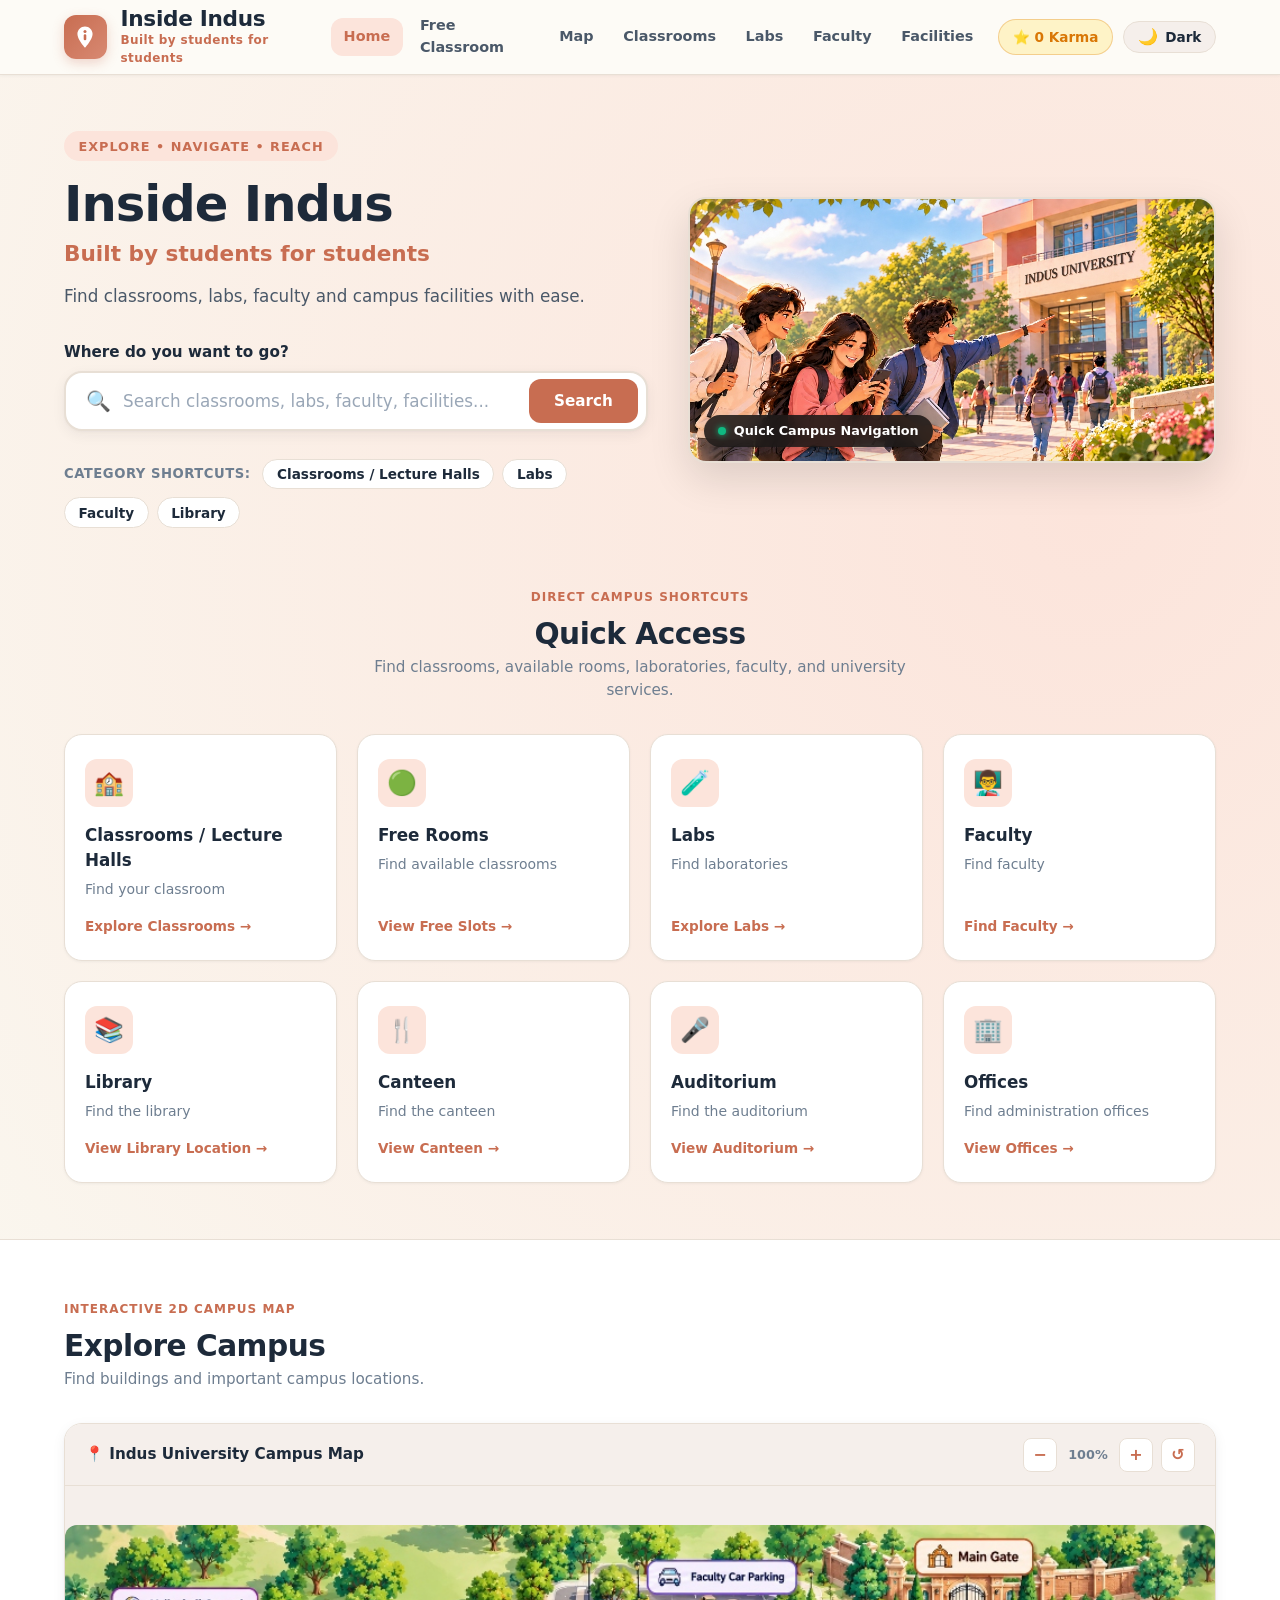
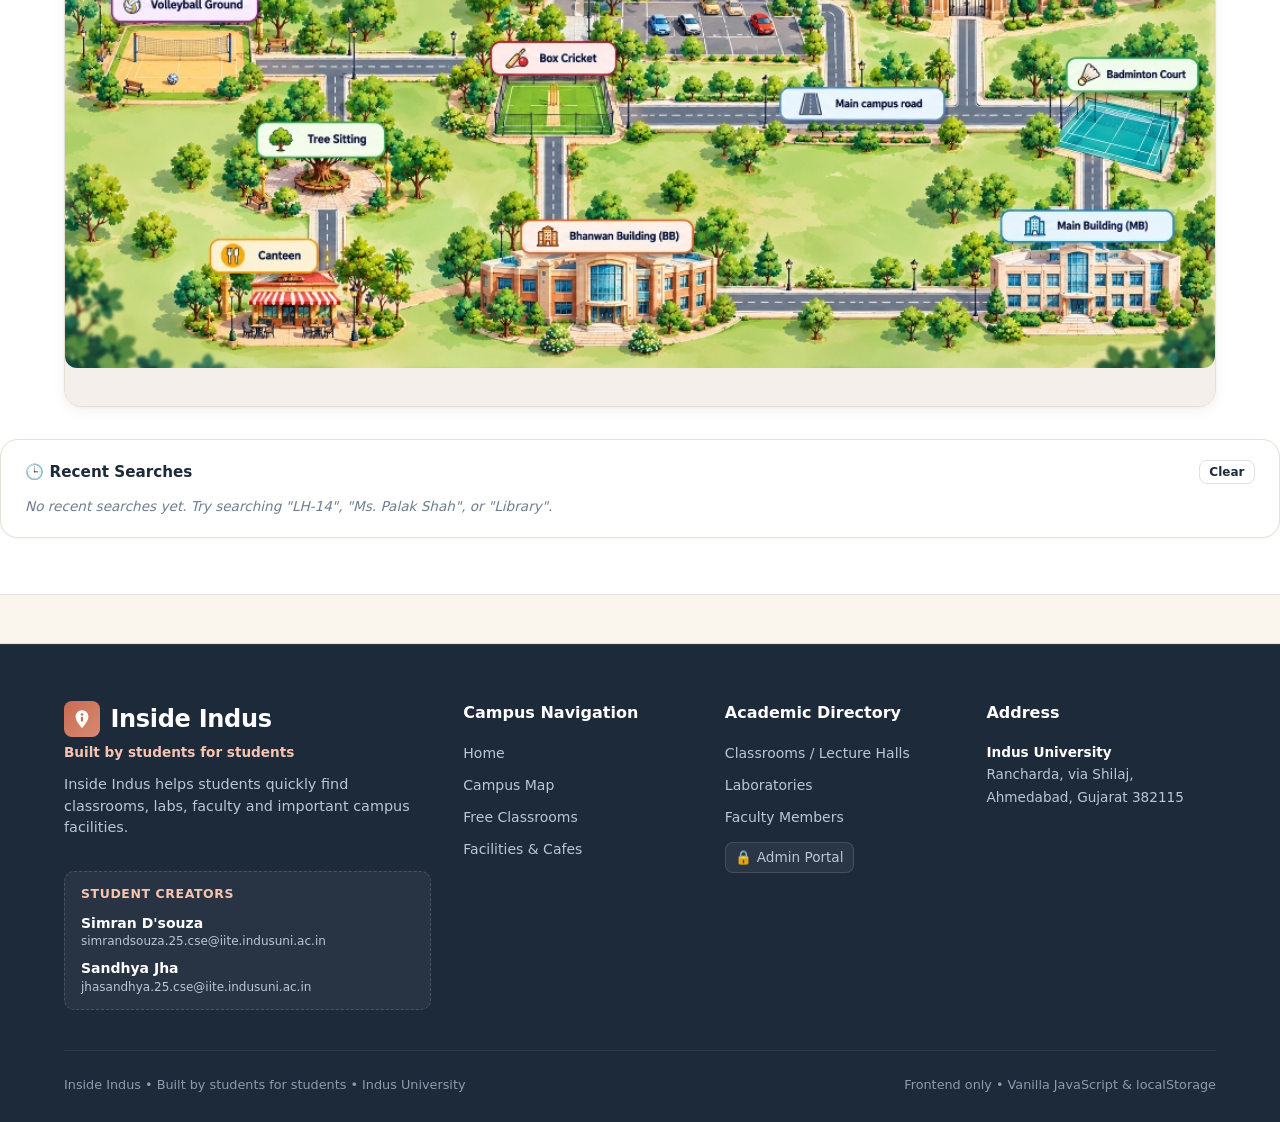
<file: index.html>
<!DOCTYPE html>
<html lang="en">
<head>
  <meta charset="UTF-8">
  <meta name="viewport" content="width=device-width, initial-scale=1.0">
  <title>Inside Indus | Indus University</title>
  <meta name="description" content="Inside Indus - Built by students for students. Smart campus navigation and discovery platform for Indus University. Find classrooms, lecture halls, laboratories, faculty members, and campus facilities.">
  <link rel="stylesheet" href="style.css">
  <link rel="icon" href="data:image/svg+xml,<svg xmlns=%22http://www.w3.org/2000/svg%22 viewBox=%220 0 32 32%22><rect width=%2232%22 height=%2232%22 rx=%228%22 fill=%22%23C86D51%22/><text x=%2216%22 y=%2222%22 text-anchor=%22middle%22 fill=%22white%22 font-size=%2218%22 font-family=%22system-ui%22 font-weight=%22800%22>II</text></svg>">
  <script>
    (function () {
      try {
        var savedTheme = localStorage.getItem("inside_indus_theme");
        if (savedTheme === "dark") {
          document.documentElement.setAttribute("data-theme", "dark");
        } else {
          document.documentElement.setAttribute("data-theme", "light");
        }
      } catch (e) {}
    })();
  </script>
</head>
<body>

  <!-- ======================================================================
       HEADER & NAVBAR
       ====================================================================== -->
  <header class="site-header">
    <div class="container navbar">
      <!-- Left: Logo & Tagline -->
      <div class="brand-wrapper" onclick="window.CampusGo.navigateTo('home')" title="Inside Indus - Home">
        <div class="brand-icon" aria-label="Inside Indus Navigation Logo">
          <!-- Inside Indus Logo: Navigation Pin + Letter "I" -->
          <svg viewBox="0 0 36 36" fill="none" xmlns="http://www.w3.org/2000/svg">
            <path d="M18 3.5C12.2 3.5 7.5 8.2 7.5 14C7.5 21.4 16.6 31.4 17.3 32.2C17.7 32.6 18.3 32.6 18.7 32.2C19.4 31.4 28.5 21.4 28.5 14C28.5 8.2 23.8 3.5 18 3.5Z" fill="#FFFFFF"/>
            <circle cx="18" cy="10.5" r="2.1" fill="#C86D51"/>
            <rect x="16.2" y="14.2" width="3.6" height="8.2" rx="1.8" fill="#C86D51"/>
          </svg>
        </div>
        <div class="brand-info">
          <span class="brand-title">Inside Indus</span>
          <span class="brand-tagline">Built by students for students</span>
        </div>
      </div>

      <!-- Desktop Nav Menu (Admin removed from student navbar) -->
      <nav>
        <ul class="nav-links">
          <li><a href="#home" class="nav-link active" data-view="home">Home</a></li>
          <li><a href="#free-rooms" class="nav-link" data-view="free-rooms">Free Classroom</a></li>
          <li><a href="#map" class="nav-link" data-view="map">Map</a></li>
          <li><a href="#classrooms" class="nav-link" data-view="classrooms">Classrooms</a></li>
          <li><a href="#labs" class="nav-link" data-view="labs">Labs</a></li>
          <li><a href="#faculty" class="nav-link" data-view="faculty">Faculty</a></li>
          <li><a href="#facilities" class="nav-link" data-view="facilities">Facilities</a></li>
        </ul>
      </nav>

      <!-- Right: Karma & Theme Toggle (Dark / Light Mode) -->
      <div class="nav-actions">
        <div id="karma-badge" class="karma-badge-btn" onclick="window.CampusGo.navigateTo('profile')" title="Student Karma Points" aria-label="Student Karma Points" role="button" tabindex="0">
          <span id="karma-points-display">⭐ 0 Karma</span>
        </div>
        <button id="theme-toggle-btn" class="theme-toggle-btn" aria-label="Toggle dark/light mode" title="Switch to dark mode" onclick="window.CampusGo.toggleTheme()">
          <span class="theme-icon" id="theme-toggle-icon" aria-hidden="true">🌙</span>
          <span class="theme-text" id="theme-toggle-text">Dark</span>
        </button>
      </div>
    </div>
  </header>

  <!-- ======================================================================
       MAIN CONTENT (SINGLE-PAGE APPLICATION VIEWS)
       ====================================================================== -->
  <main id="main-content">

    <!-- ==========================================
         VIEW 1: HOMEPAGE (#home)
         ========================================== -->
    <section id="view-home" class="view-section active">

      <!-- 1. HERO SECTION -->
      <div class="hero-section">
        <div class="container hero-layout">
          <!-- Left: Headings, Search & Shortcuts -->
          <div class="hero-left">
            <span class="hero-badge">EXPLORE • NAVIGATE • REACH</span>
            <h1 class="hero-title">Inside Indus</h1>
            <p class="hero-tagline">Built by students for students</p>
            <p class="hero-description">Find classrooms, labs, faculty and campus facilities with ease.</p>

            <!-- Large Search Bar: "Where do you want to go?" -->
            <div class="search-container">
              <label class="search-prompt-label" for="hero-search-input">Where do you want to go?</label>
              <div class="search-bar-wrapper">
                <span class="search-icon-leading">🔍</span>
                <input type="text" 
                       id="hero-search-input" 
                       class="search-input" 
                       placeholder="Search classrooms, labs, faculty, facilities..." 
                       autocomplete="off">
                <button class="btn btn-primary search-btn" id="hero-search-btn">Search</button>
              </div>

              <!-- Instant Search Dropdown -->
              <div class="search-dropdown" id="search-results-dropdown"></div>
            </div>

            <!-- SEARCH CATEGORY SHORTCUTS (Canteen removed from shortcuts only) -->
            <div class="category-shortcuts">
              <span class="shortcuts-label">Category Shortcuts:</span>
              <button class="category-pill" onclick="window.CampusGo.navigateTo('classrooms')">Classrooms / Lecture Halls</button>
              <button class="category-pill" onclick="window.CampusGo.navigateTo('labs')">Labs</button>
              <button class="category-pill" onclick="window.CampusGo.navigateTo('faculty')">Faculty</button>
              <button class="category-pill" onclick="window.CampusGo.viewDetails('FACILITY-LIB', 'Library')">Library</button>
            </div>
          </div>

          <!-- Right: Hero Visual Showing Purpose of Inside Indus -->
          <div class="hero-right">
            <div class="hero-image-card">
         <img src="hero_campus.jpg"
                   alt="Students navigating Indus University campus" 
                   class="hero-campus-img"
                   loading="eager">
              <div class="hero-image-badge">
                <span class="badge-dot"></span> Quick Campus Navigation
              </div>
            </div>
        </div>
      </div>

      <!-- 2. QUICK ACCESS SECTION (8 Cards) -->
      <section class="section">
        <div class="container">
          <div class="section-header text-center">
            <span class="section-tag">Direct Campus Shortcuts</span>
            <h2 class="section-title">Quick Access</h2>
            <p class="section-subtitle">Find classrooms, available rooms, laboratories, faculty, and university services.</p>
          </div>

          <div class="quick-access-grid">
            <!-- 1. Classrooms / Lecture Halls -->
            <div class="qa-card" onclick="window.CampusGo.navigateTo('classrooms')">
              <div class="qa-icon-box">🏫</div>
              <h3 class="qa-title">Classrooms / Lecture Halls</h3>
              <p class="qa-desc">Find your classroom</p>
              <span class="qa-action">Explore Classrooms &rarr;</span>
            </div>

            <!-- 2. Free Rooms -->
            <div class="qa-card" onclick="window.CampusGo.navigateTo('free-rooms')">
              <div class="qa-icon-box">🟢</div>
              <h3 class="qa-title">Free Rooms</h3>
              <p class="qa-desc">Find available classrooms</p>
              <span class="qa-action">View Free Slots &rarr;</span>
            </div>

            <!-- 3. Labs -->
            <div class="qa-card" onclick="window.CampusGo.navigateTo('labs')">
              <div class="qa-icon-box">🧪</div>
              <h3 class="qa-title">Labs</h3>
              <p class="qa-desc">Find laboratories</p>
              <span class="qa-action">Explore Labs &rarr;</span>
            </div>

            <!-- 4. Faculty -->
            <div class="qa-card" onclick="window.CampusGo.navigateTo('faculty')">
              <div class="qa-icon-box">👨‍🏫</div>
              <h3 class="qa-title">Faculty</h3>
              <p class="qa-desc">Find faculty</p>
              <span class="qa-action">Find Faculty &rarr;</span>
            </div>

            <!-- 5. Library -->
            <div class="qa-card" onclick="window.CampusGo.viewDetails('FACILITY-LIB', 'Library')">
              <div class="qa-icon-box">📚</div>
              <h3 class="qa-title">Library</h3>
              <p class="qa-desc">Find the library</p>
              <span class="qa-action">View Library Location &rarr;</span>
            </div>

            <!-- 6. Canteen -->
            <div class="qa-card" onclick="window.CampusGo.viewDetails('FACILITY-CAN', 'Canteen')">
              <div class="qa-icon-box">🍴</div>
              <h3 class="qa-title">Canteen</h3>
              <p class="qa-desc">Find the canteen</p>
              <span class="qa-action">View Canteen &rarr;</span>
            </div>

            <!-- 7. Auditorium -->
            <div class="qa-card" onclick="window.CampusGo.viewDetails('FACILITY-AUD', 'Auditorium')">
              <div class="qa-icon-box">🎤</div>
              <h3 class="qa-title">Auditorium</h3>
              <p class="qa-desc">Find the auditorium</p>
              <span class="qa-action">View Auditorium &rarr;</span>
            </div>

            <!-- 8. Offices -->
            <div class="qa-card" onclick="window.CampusGo.viewDetails('FACILITY-ADM', 'Offices')">
              <div class="qa-icon-box">🏢</div>
              <h3 class="qa-title">Offices</h3>
              <p class="qa-desc">Find administration offices</p>
              <span class="qa-action">View Offices &rarr;</span>
            </div>
          </div>
        </div>
      </section>

      <!-- 3. EXPLORE CAMPUS (Custom 2D Map) -->
      <section class="section section-alt">
        <div class="container">
          <div class="section-header">
            <span class="section-tag">Interactive 2D Campus Map</span>
            <h2 class="section-title">Explore Campus</h2>
            <p class="section-subtitle">Find buildings and important campus locations.</p>
          </div>

          <div class="map-card-wrapper">
            <!-- Map Toolbar with Zoom Controls -->
            <div class="map-toolbar">
              <div class="map-toolbar-left">
                <span class="map-toolbar-title">📍 Indus University Campus Map</span>
              </div>
              <div class="map-toolbar-right">
                <button class="map-ctrl-btn" id="map-zoom-out" title="Zoom Out">−</button>
                <span class="zoom-label" id="map-zoom-level">100%</span>
                <button class="map-ctrl-btn" id="map-zoom-in" title="Zoom In">+</button>
                <button class="map-ctrl-btn" id="map-zoom-reset" title="Reset View">↺</button>
              </div>
            </div>

            <!-- Interactive Campus Map Image -->
         <div class="map-viewport" id="map-viewport-container">
    <img src="/campus_map.jpg" alt="Indus University Campus Map showing Main Gate, Faculty Car Parking, Main Campus Road, Box Cricket, Volleyball Ground, Tree Sitting, Canteen, Badminton Court, Bhanwan Building (BB), and Main Building (MB)" style="width: 100%; height: auto; display: block; border-radius: var(--radius-md);" loading="lazy">
</div>

              <!-- In-Map Building Detail Card -->
              <div class="building-info-card" id="building-info-card">
                <div class="bldg-card-header">
                  <span class="bldg-card-badge" id="bldg-card-code">BB</span>
                  <button class="bldg-card-close" onclick="window.CampusGo.closeBuildingCard()">✕</button>
                </div>
                <h4 class="bldg-card-title" id="bldg-card-title">BHANWAN BUILDING</h4>
                <p class="bldg-card-desc" id="bldg-card-desc">Academic building with 5 floors.</p>

                <div style="font-size: 0.8rem; font-weight: 700; color: var(--navy-secondary); margin-bottom: 0.25rem;">
                  Known Locations:
                </div>
                <ul class="bldg-locations-list" id="bldg-card-locations">
                  <!-- Populated dynamically -->
                </ul>

                <div class="bldg-card-actions">
                  <button class="btn btn-primary btn-sm" style="flex: 1;" onclick="window.CampusGo.openFloorExplorer(document.getElementById('bldg-card-code').textContent)">
                    Explore Floors
                  </button>
                  <button class="btn btn-outline btn-sm" style="flex: 1;" onclick="window.CampusGo.zoomIntoSelectedBuilding()">
                    Zoom In
                  </button>
                </div>
              </div>
            </div>
          </div>

          <!-- 4. RECENT SEARCHES (Below Map) -->
          <div class="recent-searches-box">
            <div class="recent-header">
              <span class="recent-title"><span>🕒</span> Recent Searches</span>
              <button class="btn btn-outline btn-xs" onclick="window.CampusGo.clearRecentSearches()">Clear</button>
            </div>
            <div class="recent-chips-list" id="recent-searches-list">
              <!-- Populated dynamically from localStorage -->
            </div>
          </div>
        </div>
      </section>
    </section>

    <!-- ==========================================
         VIEW 2: FREE CLASSROOMS (#free-rooms)
         ========================================== -->
    <section id="view-free-rooms" class="view-section">
      <div class="view-header">
        <div class="container">
          <span class="view-pill">Live Student Availability</span>
          <h1 class="view-title">Free Classrooms</h1>
          <p class="view-subtitle">Find available classrooms for self-study and student work. Submit a classroom's availability to earn +5 Karma Points ⭐</p>
        </div>
      </div>

      <div class="container free-rooms-container">
        <!-- Availability Filter / Submission Bar -->
        <div class="free-filter-box">
          <div class="free-filter-action-row">
            <p style="font-size: 0.95rem; color: var(--text-secondary); margin: 0;">
              Know a classroom that's free? Report it and earn <strong style="color: var(--accent-karma);">+5 Karma Points ⭐</strong>
            </p>
            <button class="btn btn-primary" onclick="window.CampusGo.openSubmitFreeRoomModal()">
              + Submit Availability
            </button>
          </div>
        </div>

        <div class="free-status-banner">
          <strong>Notice:</strong> Rooms are only displayed as free once student availability has been confirmed and submitted. If you find an occupied room marked free, please click <em>Report Occupied</em>.
        </div>

        <!-- Available Rooms Cards Grid -->
        <div class="cards-grid" id="free-rooms-grid">
          <!-- Populated dynamically from localStorage -->
        </div>
      </div>
    </section>

    <!-- ==========================================
         VIEW 3: CAMPUS MAP FULLSCREEN (#map)
         ========================================== -->
    <section id="view-map" class="view-section">
      <div class="view-header">
        <div class="container">
          <span class="view-pill">Cartography & Grounds</span>
          <h1 class="view-title">Campus Map</h1>
          <p class="view-subtitle">Interactive 2D campus map showing confirmed outdoor navigation points and buildings.</p>
        </div>
      </div>

      <div class="container">
        <div class="map-card-wrapper" style="margin-bottom: 2rem;">
          <div class="map-toolbar">
            <span class="map-toolbar-title">Indus University Campus Grounds</span>
            <div class="map-toolbar-right">
              <button class="btn btn-outline btn-sm" onclick="window.CampusGo.openFloorExplorer('MB')">Explore MB Floors</button>
              <button class="btn btn-primary btn-sm" onclick="window.CampusGo.openFloorExplorer('BB')">Explore BB Floors</button>
            </div>
          </div>
          <div class="map-viewport" style="height: auto; min-height: 320px; padding: 0; overflow: hidden; position: relative;">
            <img src="/campus_map.jpg"
                 alt="Indus University Campus Grounds Map" 
                 style="width: 100%; height: auto; display: block; border-radius: var(--radius-md);" 
                 loading="lazy">
          </div>
        </div>

        <!-- Navigation Structure Info -->
        <div class="indoor-nav-notice">
          <strong>Indoor Navigation Structure:</strong> Building → Floor → Stair → Corridor → Room → Direction.
          Stairs only. No lifts. Exact staircase and corridor information coming soon.
        </div>
      </div>
    </section>

    <!-- ==========================================
         VIEW 4: DEDICATED SEARCH (#search)
         ========================================== -->
    <section id="view-search" class="view-section">
      <div class="view-header">
        <div class="container">
          <span class="view-pill">Keyword Directory</span>
          <h1 class="view-title">Campus Search</h1>
          <p class="view-subtitle" id="search-query-display">Search classrooms, labs, faculty, facilities...</p>
        </div>
      </div>

      <div class="container">
        <!-- Search Input Bar -->
        <div class="filter-bar">
          <div style="flex: 1; display: flex; gap: 0.5rem;">
            <input type="text" id="dedicated-search-input" class="form-input" style="flex: 1;" placeholder="Search by name, room number, faculty, or building...">
            <button class="btn btn-primary" id="dedicated-search-btn">Search</button>
          </div>
        </div>

        <!-- Search Results Grid -->
        <div class="cards-grid" id="search-page-results">
          <!-- Populated dynamically -->
        </div>
      </div>
    </section>

    <!-- ==========================================
         VIEW 5: CLASSROOMS (#classrooms)
         ========================================== -->
    <section id="view-classrooms" class="view-section">
      <div class="view-header">
        <div class="container">
          <span class="view-pill">Academic Rooms</span>
          <h1 class="view-title">Classrooms & Lecture Halls</h1>
          <p class="view-subtitle">Confirmed lecture halls and rooms in Main Building (MB) and Bhanwan Building (BB).</p>
        </div>
      </div>

      <div class="container">
        <!-- Filters -->
        <div class="filter-bar">
          <div class="filter-group">
            <span class="filter-label">Building:</span>
            <select id="filter-classrooms-building" class="form-select" onchange="window.CampusGo.renderClassrooms()">
              <option value="all">All Buildings</option>
              <option value="MB">Main Building (MB)</option>
              <option value="BB">Bhanwan Building (BB)</option>
            </select>
          </div>
          <div class="filter-group">
            <span class="filter-label">Air Conditioning:</span>
            <select id="filter-classrooms-ac" class="form-select" onchange="window.CampusGo.renderClassrooms()">
              <option value="all">All Classrooms</option>
              <option value="ac">AC Only</option>
              <option value="non-ac">Non-AC Only</option>
            </select>
          </div>
          <div class="filter-group">
            <span class="filter-label">Floor:</span>
            <select id="filter-classrooms-floor" class="form-select" onchange="window.CampusGo.renderClassrooms()">
              <option value="all">All Floors</option>
              <option value="ground">Ground Floor</option>
              <option value="1st">1st Floor</option>
              <option value="2nd">2nd Floor</option>
              <option value="3rd">3rd Floor</option>
              <option value="5th">5th Floor</option>
            </select>
          </div>
        </div>

        <div class="cards-grid" id="classrooms-grid">
          <!-- Populated dynamically -->
        </div>
      </div>
    </section>

    <!-- ==========================================
         VIEW 6: LABS (#labs)
         ========================================== -->
    <section id="view-labs" class="view-section">
      <div class="view-header">
        <div class="container">
          <span class="view-pill">Practical & Research</span>
          <h1 class="view-title">Laboratories</h1>
          <p class="view-subtitle">Official computer and practical laboratories in Bhanwan Building (BB).</p>
        </div>
      </div>

      <div class="container">
        <div class="cards-grid" id="labs-grid">
          <!-- Populated dynamically -->
        </div>
      </div>
    </section>

    <!-- ==========================================
         VIEW 7: FACULTY (#faculty)
         ========================================== -->
    <section id="view-faculty" class="view-section">
      <div class="view-header">
        <div class="container">
          <span class="view-pill">Academic Staff</span>
          <h1 class="view-title">Faculty Directory</h1>
          <p class="view-subtitle">Indus University faculty members. Office locations are shown where officially confirmed. Book an appointment below.</p>
        </div>
      </div>

      <div class="container">
        <div class="filter-bar">
          <div class="filter-group" style="flex: 1;">
            <span class="filter-label">Filter Faculty:</span>
            <input type="text" id="faculty-filter-input" class="form-input" style="flex: 1;" placeholder="Search faculty name..." oninput="window.CampusGo.renderFaculty()">
          </div>
        </div>

        <div class="cards-grid" id="faculty-grid">
          <!-- Populated dynamically -->
        </div>
      </div>
    </section>

    <!-- ==========================================
         VIEW 8: FACILITIES & CAFES (#facilities)
         ========================================== -->
    <section id="view-facilities" class="view-section">
      <div class="view-header">
        <div class="container">
          <span class="view-pill">Campus Amenities</span>
          <h1 class="view-title">Facilities & Cafes</h1>
          <p class="view-subtitle">Central library, auditorium, administration offices, canteen, and campus food outlets.</p>
        </div>
      </div>

      <div class="container">
        <div class="filter-bar">
          <div class="filter-group">
            <span class="filter-label">Filter Category:</span>
            <select id="filter-facilities-category" class="form-select" onchange="window.CampusGo.renderFacilities()">
              <option value="all">All Facilities & Cafes</option>
              <option value="Library">Library</option>
              <option value="Auditorium">Auditorium</option>
              <option value="Offices">Offices</option>
              <option value="Canteen">Canteen</option>
              <option value="Food">Food & Cafes</option>
              <option value="Landmark">Landmarks</option>
            </select>
          </div>
        </div>

        <div class="cards-grid" id="facilities-grid">
          <!-- Populated dynamically -->
        </div>
      </div>
    </section>

    <!-- ==========================================
         VIEW 9: USER PROFILE (#profile)
         ========================================== -->
    <section id="view-profile" class="view-section">
      <div class="view-header">
        <div class="container">
          <span class="view-pill">Student Portal</span>
          <h1 class="view-title">My Profile</h1>
          <p class="view-subtitle">Manage your saved favorites, recent searches, and campus activity.</p>
        </div>
      </div>

      <div class="container" style="max-width: 800px;">

        <!-- Student Profile Card (always shown, no login required) -->
        <div id="profile-user-card">
          <div class="item-card" style="margin-bottom: 1.5rem;">
            <div style="display: flex; align-items: center; gap: 1rem; margin-bottom: 1rem;">
              <div class="avatar-nav" style="width: 52px; height: 52px; font-size: 1.35rem;">S</div>
              <div>
                <h3 style="font-size: 1.25rem; color: var(--navy-secondary);">Student</h3>
                <span style="font-size: 0.875rem; color: var(--text-muted);">Indus University</span>
                <div style="margin-top: 0.35rem; display: flex; align-items: center; gap: 0.5rem; flex-wrap: wrap;">
                  <span class="badge badge-ac">STUDENT</span>
                  <span class="karma-badge-btn" style="cursor: default;" title="Student Karma Points: Earned by reporting free classrooms">
                    <span id="profile-karma-points-display">⭐ 0 Karma</span>
                  </span>
                </div>
              </div>
            </div>
          </div>

          <!-- My Favorites Card -->
          <div class="item-card" style="margin-bottom: 1.5rem;">
            <h3 style="font-size: 1.15rem; color: var(--navy-secondary); margin-bottom: 1rem;">⭐ My Favorites</h3>
            <div id="profile-favorites-container">
              <!-- Populated dynamically -->
            </div>
          </div>

          <!-- Recent Searches Card -->
          <div class="item-card">
            <div style="display: flex; justify-content: space-between; align-items: center; margin-bottom: 1rem;">
              <h3 style="font-size: 1.15rem; color: var(--navy-secondary);">🕒 Recent Searches</h3>
              <button class="btn btn-outline btn-xs" onclick="window.CampusGo.clearRecentSearches()">Clear</button>
            </div>
            <div class="recent-chips-list" id="profile-recent-searches">
              <!-- Populated dynamically -->
            </div>
          </div>
        </div>
      </div>
    </section>

    <!-- ==========================================
         VIEW 10: ADMIN PORTAL (#admin)
         ========================================== -->
    <section id="view-admin" class="view-section">
      <div class="view-header">
        <div class="container">
          <span class="view-pill">Administration</span>
          <h1 class="view-title">Admin Portal</h1>
          <p class="view-subtitle">Campus administration management interface.</p>
        </div>
      </div>

      <div class="container" style="max-width: 600px; text-align: center; padding: 2rem 1.5rem 4rem;">
        <div class="item-card" style="padding: 2.5rem 2rem;">
          <div style="font-size: 2.75rem; margin-bottom: 1rem;">🔒</div>
          <h2 style="font-size: 1.4rem; font-weight: 800; color: var(--navy-secondary); margin-bottom: 0.75rem;">Dedicated Admin Portal</h2>
          <p style="color: var(--text-muted); font-size: 0.95rem; margin-bottom: 1.5rem; line-height: 1.5;">
            The Inside Indus Admin Dashboard is hosted on a dedicated administration portal with email verification.
          </p>
          <a href="admin.html" class="btn btn-primary" style="padding: 0.75rem 1.5rem; text-decoration: none;">Open Admin Portal →</a>
        </div>
      </div>
    </section>

  </main>

  <!-- ======================================================================
       FOOTER
       ====================================================================== -->
  <footer class="site-footer">
    <div class="container">
      <div class="footer-layout">
        <!-- Brand & Description -->
        <div class="footer-col-brand">
          <div class="footer-logo-row">
            <div class="footer-logo-icon" aria-label="Inside Indus Navigation Logo">
              <svg viewBox="0 0 36 36" fill="none" xmlns="http://www.w3.org/2000/svg" style="width: 22px; height: 22px;">
                <path d="M18 3.5C12.2 3.5 7.5 8.2 7.5 14C7.5 21.4 16.6 31.4 17.3 32.2C17.7 32.6 18.3 32.6 18.7 32.2C19.4 31.4 28.5 21.4 28.5 14C28.5 8.2 23.8 3.5 18 3.5Z" fill="#FFFFFF"/>
                <circle cx="18" cy="10.5" r="2.1" fill="#C86D51"/>
                <rect x="16.2" y="14.2" width="3.6" height="8.2" rx="1.8" fill="#C86D51"/>
              </svg>
            </div>
            <h3 class="footer-brand">Inside Indus</h3>
          </div>
          <p class="footer-tagline">Built by students for students</p>
          <p class="footer-inst">Inside Indus helps students quickly find classrooms, labs, faculty and important campus facilities.</p>

          <!-- Student Creators -->
          <div class="footer-creators">
            <h4 class="footer-creators-title">Student Creators</h4>
            <div class="footer-creator-item">
              <span class="footer-creator-name">Simran D'souza</span>
              <a href="mailto:simrandsouza.25.cse@iite.indusuni.ac.in" class="footer-creator-email">simrandsouza.25.cse@iite.indusuni.ac.in</a>
            </div>
            <div class="footer-creator-item">
              <span class="footer-creator-name">Sandhya Jha</span>
              <a href="mailto:jhasandhya.25.cse@iite.indusuni.ac.in" class="footer-creator-email">jhasandhya.25.cse@iite.indusuni.ac.in</a>
            </div>
          </div>
        </div>

        <!-- Campus Navigation Links -->
        <div>
          <h4 class="footer-title">Campus Navigation</h4>
          <ul class="footer-links">
            <li><a class="footer-link" onclick="window.CampusGo.navigateTo('home')">Home</a></li>
            <li><a class="footer-link" onclick="window.CampusGo.navigateTo('map')">Campus Map</a></li>
            <li><a class="footer-link" onclick="window.CampusGo.navigateTo('free-rooms')">Free Classrooms</a></li>
            <li><a class="footer-link" onclick="window.CampusGo.navigateTo('facilities')">Facilities & Cafes</a></li>
          </ul>
        </div>

        <!-- Academic Directory Links -->
        <div>
          <h4 class="footer-title">Academic Directory</h4>
          <ul class="footer-links">
            <li><a class="footer-link" onclick="window.CampusGo.navigateTo('classrooms')">Classrooms / Lecture Halls</a></li>
            <li><a class="footer-link" onclick="window.CampusGo.navigateTo('labs')">Laboratories</a></li>
            <li><a class="footer-link" onclick="window.CampusGo.navigateTo('faculty')">Faculty Members</a></li>
            <li><a href="admin.html" class="footer-link footer-admin-link">🔒 Admin Portal</a></li>
          </ul>
        </div>

        <!-- Address -->
        <div>
          <h4 class="footer-title">Address</h4>
          <address class="footer-address">
            <strong>Indus University</strong><br>
            Rancharda, via Shilaj,<br>
            Ahmedabad, Gujarat 382115
          </address>
        </div>
      </div>

      <div class="footer-bottom">
        <span>Inside Indus • Built by students for students • Indus University</span>
        <span>Frontend only • Vanilla JavaScript & localStorage</span>
      </div>
    </div>
  </footer>

  <!-- ======================================================================
       MOBILE BOTTOM NAVIGATION BAR (Home | Map | Search | Profile)
       ====================================================================== -->
  <div class="mobile-bottom-bar">
    <div class="bottom-nav-grid">
      <a href="#home" class="bottom-nav-btn active" data-view="home">
        <span class="bottom-nav-icon">🏠</span>
        <span>Home</span>
      </a>
      <a href="#map" class="bottom-nav-btn" data-view="map">
        <span class="bottom-nav-icon">🗺️</span>
        <span>Map</span>
      </a>
      <a href="#search" class="bottom-nav-btn" data-view="search">
        <span class="bottom-nav-icon">🔍</span>
        <span>Search</span>
      </a>
      <a href="#profile" class="bottom-nav-btn" data-view="profile">
        <span class="bottom-nav-icon">👤</span>
        <span>Profile</span>
      </a>
    </div>
  </div>

  <!-- ======================================================================
       MODALS
       ====================================================================== -->

  <!-- 1. ITEM DETAILS MODAL -->
  <div class="modal-overlay" id="details-modal">
    <div class="modal-box">
      <div class="modal-header">
        <h3 class="modal-title" id="details-modal-title">Location Details</h3>
        <button class="modal-close-btn" onclick="window.CampusGo.closeModal('details-modal')">&times;</button>
      </div>
      <div class="modal-body" id="details-modal-body">
        <!-- Rendered dynamically -->
      </div>
      <div class="modal-footer">
        <button class="btn btn-outline" id="details-modal-fav-btn">☆ Add to Favorites</button>
        <button class="btn btn-primary" id="details-modal-nav-btn">NAVIGATE</button>
      </div>
    </div>
  </div>

  <!-- 2. INDOOR NAVIGATION INFO MODAL -->
  <div class="modal-overlay" id="navigate-placeholder-modal">
    <div class="modal-box">
      <div class="modal-header">
        <h3 class="modal-title">Campus Navigation</h3>
        <button class="modal-close-btn" onclick="window.CampusGo.closeModal('navigate-placeholder-modal')">&times;</button>
      </div>
      <div class="modal-body" style="text-align: center; padding: 2rem 1.5rem;">
        <div style="font-size: 3rem; margin-bottom: 1rem;">🧭</div>
        <h4 style="font-size: 1.25rem; color: var(--navy-secondary); margin-bottom: 0.5rem;" id="nav-modal-destination-title">Campus Destination</h4>
        <p style="font-weight: 700; color: var(--navy-primary); margin-bottom: 0.75rem;">
          Indoor navigation coming soon. Precise route data is being verified.
        </p>
        <p style="font-size: 0.875rem; color: var(--text-muted); line-height: 1.5;">
          Indus University corridors and stairs are currently undergoing physical survey. 
          Indoor navigation will guide you step-by-step to your exact room without inventing routes or walking times.
          Navigation structure: Building → Floor → Stair → Corridor → Room → Direction. Stairs only. No lifts.
        </p>
      </div>
      <div class="modal-footer">
        <button class="btn btn-primary" onclick="window.CampusGo.closeModal('navigate-placeholder-modal')">Got it</button>
      </div>
    </div>
  </div>

  <!-- 3. BUILDING FLOOR EXPLORER MODAL -->
  <div class="modal-overlay" id="floor-explorer-modal">
    <div class="modal-box modal-box-lg">
      <div class="modal-header">
        <h3 class="modal-title" id="floor-explorer-title">Building Floors</h3>
        <button class="modal-close-btn" onclick="window.CampusGo.closeModal('floor-explorer-modal')">&times;</button>
      </div>
      <div class="modal-body">
        <div class="floor-tabs-row" id="floor-explorer-tabs">
          <!-- Floor tab buttons rendered dynamically -->
        </div>
        <div id="floor-explorer-content">
          <!-- Floor rooms rendered dynamically -->
        </div>
      </div>
      <div class="modal-footer">
        <button class="btn btn-outline" onclick="window.CampusGo.closeModal('floor-explorer-modal')">Close</button>
      </div>
    </div>
  </div>

  <!-- 4. SUBMIT FREE CLASSROOM MODAL (Improved Form) -->
  <div class="modal-overlay" id="submit-free-room-modal">
    <div class="modal-box">
      <div class="modal-header">
        <h3 class="modal-title">Submit Free Classroom</h3>
        <button class="modal-close-btn" onclick="window.CampusGo.closeModal('submit-free-room-modal')">&times;</button>
      </div>
      <div class="modal-body">
        <form id="submit-free-room-form" onsubmit="return window.CampusGo.handleFreeRoomSubmit(event)">

          <!-- OPTION A: Search classroom -->
          <div class="form-group">
            <label class="form-label">Option A — Search Classroom</label>
            <input type="text" id="submit-room-search" class="form-input form-input-full" 
                   placeholder="Type room name, e.g. LH-14, LH-27..."
                   oninput="window.CampusGo.filterRoomSelector(this.value)">
          </div>

          <div class="form-divider-label">— OR use Option B —</div>

          <!-- OPTION B: Building → Floor → Classroom -->
          <div class="form-group">
            <label class="form-label">Option B — Select by Building</label>
            <select id="submit-room-building" class="form-select form-input-full" onchange="window.CampusGo.updateFloorOptions()">
              <option value="">-- Select Building --</option>
              <option value="MB">Main Building (MB)</option>
              <option value="BB">Bhanwan Building (BB)</option>
            </select>
          </div>

          <div class="form-group" id="floor-select-group" style="display:none;">
            <label class="form-label">Floor</label>
            <select id="submit-room-floor" class="form-select form-input-full" onchange="window.CampusGo.updateClassroomOptions()">
              <option value="">-- Select Floor --</option>
            </select>
          </div>

          <!-- Final classroom select (populated from either option) -->
          <div class="form-group">
            <label class="form-label">Classroom <span style="color: var(--status-occupied);">*</span></label>
            <select id="submit-room-id" required class="form-select form-input-full">
              <option value="">-- Select classroom --</option>
              <option value="LH-4">LH-4 (Main Building • Ground Floor • AC)</option>
              <option value="LH-14">LH-14 (Bhanwan Building • 1st Floor • AC)</option>
              <option value="LH-102">LH-102 (Bhanwan Building • 1st Floor • Non-AC)</option>
              <option value="LH-101">LH-101 (Bhanwan Building • 1st Floor • Non-AC)</option>
              <option value="LH-12">LH-12 (Bhanwan Building • 1st Floor • AC)</option>
              <option value="LH-27">LH-27 (Bhanwan Building • 3rd Floor • AC)</option>
              <option value="LH-B526">LH-B526 (Bhanwan Building • 5th Floor • Non-AC)</option>
              <option value="LAB-128">LAB-128 (Bhanwan Building • 1st Floor • AC)</option>
              <option value="LAB-B227">LAB-B227 (Bhanwan Building • 2nd Floor • AC)</option>
              <option value="LAB-4">LAB-4 (Bhanwan Building • 4th Floor • AC)</option>
              <option value="B201">B201 (Bhanwan Building • 2nd Floor)</option>
            </select>
          </div>

          <div class="form-group">
            <label class="form-label" for="submit-room-date">Date <span style="color: var(--status-occupied);">*</span></label>
            <input type="date" id="submit-room-date" required class="form-input form-input-full">
          </div>

          <div style="display: grid; grid-template-columns: 1fr 1fr; gap: 1rem;">
            <div class="form-group">
              <label class="form-label" for="submit-room-start">Start Time <span style="color: var(--status-occupied);">*</span></label>
              <input type="time" id="submit-room-start" required class="form-input form-input-full">
            </div>
            <div class="form-group">
              <label class="form-label" for="submit-room-end">End Time <span style="color: var(--status-occupied);">*</span></label>
              <input type="time" id="submit-room-end" required class="form-input form-input-full">
            </div>
          </div>

          <div id="free-room-form-error" class="form-error-msg" style="display:none;"></div>

          <div class="modal-footer" style="padding: 1rem 0 0; margin-top: 1rem;">
            <button type="button" class="btn btn-outline" onclick="window.CampusGo.closeModal('submit-free-room-modal')">Cancel</button>
            <button type="submit" id="submit-free-room-btn" class="btn btn-primary">Submit — Earn +5 Karma ⭐</button>
          </div>
        </form>
      </div>
    </div>
  </div>

  <!-- 5. FACULTY APPOINTMENT MODAL -->
  <div class="modal-overlay" id="appointment-modal">
    <div class="modal-box">
      <div class="modal-header">
        <h3 class="modal-title" id="appointment-modal-title">Request Appointment</h3>
        <button class="modal-close-btn" onclick="window.CampusGo.closeModal('appointment-modal')">&times;</button>
      </div>
      <div class="modal-body">
        <form id="appointment-form" onsubmit="return window.CampusGo.handleAppointmentSubmit(event)">

          <div class="form-group">
            <label class="form-label" for="appt-student-name">Your Name <span style="color: var(--status-occupied);">*</span></label>
            <input type="text" id="appt-student-name" required class="form-input form-input-full" placeholder="Your full name">
          </div>

          <div class="form-group">
            <label class="form-label" for="appt-student-email">Your Email <span style="color: var(--status-occupied);">*</span></label>
            <input type="email" id="appt-student-email" required class="form-input form-input-full" placeholder="your.email@iite.indusuni.ac.in">
          </div>

          <div class="form-group">
            <label class="form-label" for="appt-faculty-name">Faculty Member <span style="color: var(--status-occupied);">*</span></label>
            <input type="text" id="appt-faculty-name" required class="form-input form-input-full" readonly>
          </div>

          <div style="display: grid; grid-template-columns: 1fr 1fr; gap: 1rem;">
            <div class="form-group">
              <label class="form-label" for="appt-date">Date <span style="color: var(--status-occupied);">*</span></label>
              <input type="date" id="appt-date" required class="form-input form-input-full">
            </div>
            <div class="form-group">
              <label class="form-label" for="appt-time">Time <span style="color: var(--status-occupied);">*</span></label>
              <input type="time" id="appt-time" required class="form-input form-input-full">
            </div>
          </div>

          <div class="form-group">
            <label class="form-label" for="appt-reason">Reason / Message <span style="color: var(--status-occupied);">*</span></label>
            <textarea id="appt-reason" required class="form-input form-input-full" rows="3" placeholder="Briefly describe the purpose of your appointment..."></textarea>
          </div>

          <div id="appt-form-notice" class="appt-notice-box">
            <strong>Note:</strong> This is a frontend-only request. No email is sent automatically. 
            Please also contact the faculty directly to confirm the appointment.
          </div>

          <div id="appt-form-error" class="form-error-msg" style="display:none;"></div>

          <div class="modal-footer" style="padding: 1rem 0 0; margin-top: 1rem;">
            <button type="button" class="btn btn-outline" onclick="window.CampusGo.closeModal('appointment-modal')">Cancel</button>
            <button type="submit" id="appt-submit-btn" class="btn btn-primary">Submit Request</button>
          </div>
        </form>
      </div>
    </div>
  </div>

  <!-- 6. ADMIN FORM MODAL (Add/Edit) -->
  <div class="modal-overlay" id="admin-form-modal">
    <div class="modal-box">
      <div class="modal-header">
        <h3 class="modal-title" id="admin-form-modal-title">Admin Item</h3>
        <button class="modal-close-btn" onclick="window.CampusGo.closeModal('admin-form-modal')">&times;</button>
      </div>
      <div class="modal-body" id="admin-form-modal-body">
        <!-- Rendered dynamically -->
      </div>
    </div>
  </div>

  <!-- Toast Notification Container -->
  <div class="toast-box" id="global-toast"></div>

  <!-- ======================================================================
       SCRIPTS
       ====================================================================== -->
  <script src="data.js"></script>
  <script src="script.js"></script>
</body>
</html>
</file>
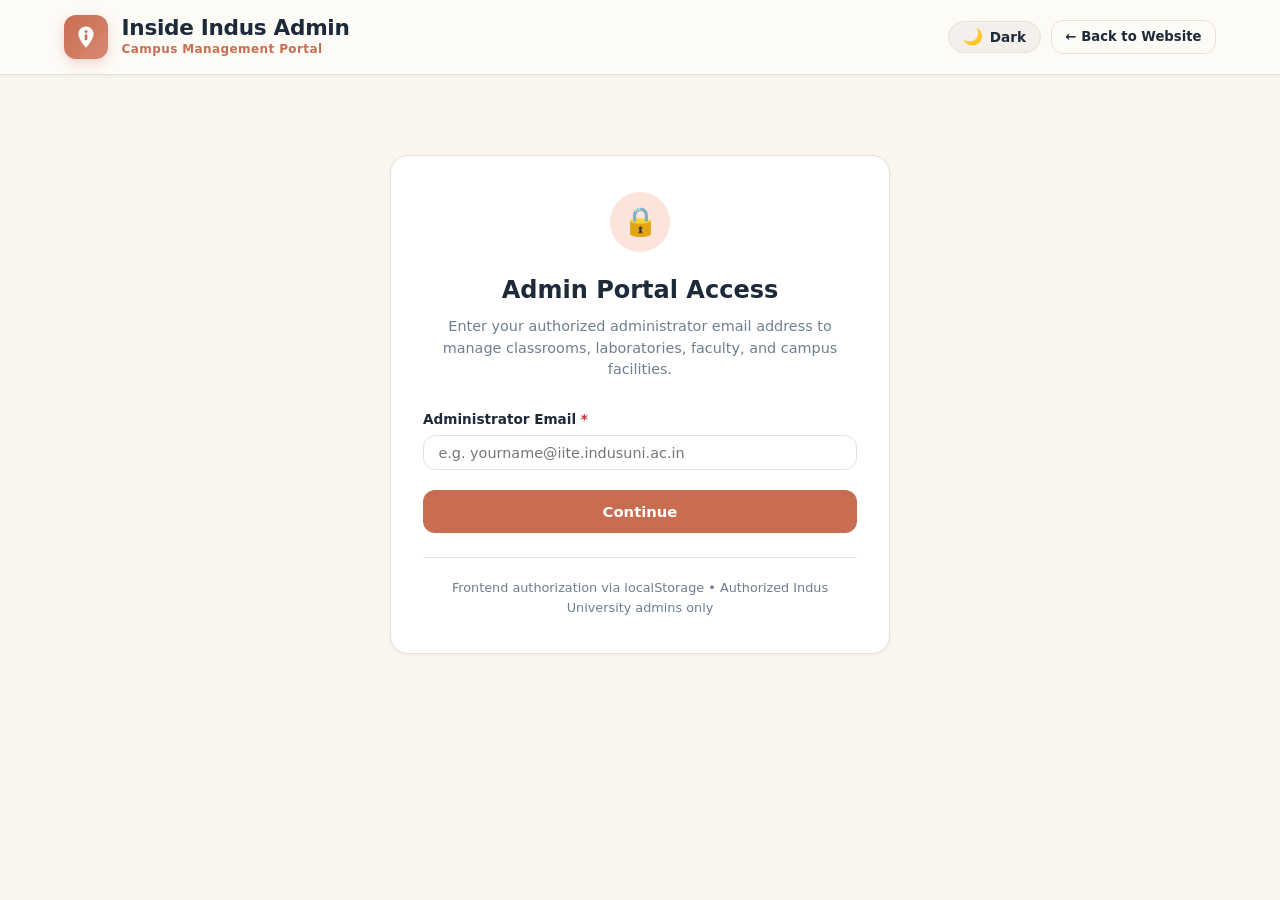
<file: admin.html>
<!DOCTYPE html>
<html lang="en">
<head>
  <meta charset="UTF-8">
  <meta name="viewport" content="width=device-width, initial-scale=1.0">
  <title>Inside Indus Admin | Campus Management Portal</title>
  <meta name="description" content="Inside Indus Admin Portal - Manage classrooms, laboratories, faculty directory, and campus facilities.">
  <link rel="stylesheet" href="style.css">
  <link rel="icon" href="data:image/svg+xml,<svg xmlns=%22http://www.w3.org/2000/svg%22 viewBox=%220 0 36 36%22 fill=%22none%22><path d=%22M18 3.5C12.2 3.5 7.5 8.2 7.5 14C7.5 21.4 16.6 31.4 17.3 32.2C17.7 32.6 18.3 32.6 18.7 32.2C19.4 31.4 28.5 21.4 28.5 14C28.5 8.2 23.8 3.5 18 3.5Z%22 fill=%22%23C86D51%22/><circle cx=%2218%22 cy=%2210.5%22 r=%222.1%22 fill=%22white%22/><rect x=%2216.2%22 y=%2214.2%22 width=%223.6%22 height=%228.2%22 rx=%221.8%22 fill=%22white%22/></svg>">
  <script>
    (function () {
      try {
        var savedTheme = localStorage.getItem("inside_indus_theme");
        if (savedTheme === "dark") {
          document.documentElement.setAttribute("data-theme", "dark");
        } else {
          document.documentElement.setAttribute("data-theme", "light");
        }
      } catch (e) {}
    })();
  </script>
</head>
<body>

  <!-- ======================================================================
       HEADER & NAVBAR
       ====================================================================== -->
  <header class="site-header">
    <div class="container navbar">
      <!-- Left: Logo & Title -->
      <a href="index.html" class="brand-wrapper" title="Back to Inside Indus">
        <div class="brand-icon" aria-label="Inside Indus Navigation Logo">
          <svg viewBox="0 0 36 36" fill="none" xmlns="http://www.w3.org/2000/svg">
            <path d="M18 3.5C12.2 3.5 7.5 8.2 7.5 14C7.5 21.4 16.6 31.4 17.3 32.2C17.7 32.6 18.3 32.6 18.7 32.2C19.4 31.4 28.5 21.4 28.5 14C28.5 8.2 23.8 3.5 18 3.5Z" fill="#FFFFFF"/>
            <circle cx="18" cy="10.5" r="2.1" fill="#C86D51"/>
            <rect x="16.2" y="14.2" width="3.6" height="8.2" rx="1.8" fill="#C86D51"/>
          </svg>
        </div>
        <div class="brand-info">
          <span class="brand-title">Inside Indus Admin</span>
          <span class="brand-tagline">Campus Management Portal</span>
        </div>
      </a>

      <!-- Right: Navigation actions -->
      <div class="nav-actions">
        <button id="theme-toggle-btn" class="theme-toggle-btn" aria-label="Toggle dark/light mode" title="Switch theme" onclick="toggleAdminTheme()">
          <span class="theme-icon" id="theme-toggle-icon" aria-hidden="true">🌙</span>
          <span class="theme-text" id="theme-toggle-text">Dark</span>
        </button>
        <a href="index.html" class="btn btn-outline btn-sm">← Back to Website</a>
        <button id="admin-logout-btn" class="btn btn-danger btn-sm" style="display:none;" onclick="handleAdminLogout()">Log Out</button>
      </div>
    </div>
  </header>

  <!-- ======================================================================
       MAIN CONTENT
       ====================================================================== -->
  <main class="container" style="padding-top: 2rem; padding-bottom: 4rem;">

    <!-- 1. AUTHORIZATION SCREEN (Shown when not authorized) -->
    <section id="admin-auth-section" style="max-width: 500px; margin: 3rem auto;">
      <div class="item-card" style="padding: 2.25rem 2rem; text-align: center;">
        <div style="width: 60px; height: 60px; border-radius: 50%; background: var(--accent-highlight); color: var(--accent-primary); font-size: 1.75rem; display: flex; align-items: center; justify-content: center; margin: 0 auto 1.25rem;">
          🔒
        </div>
        <h2 style="font-size: 1.5rem; font-weight: 800; color: var(--text-main); margin-bottom: 0.5rem;">
          Admin Portal Access
        </h2>
        <p style="font-size: 0.9rem; color: var(--text-muted); line-height: 1.5; margin-bottom: 1.75rem;">
          Enter your authorized administrator email address to manage classrooms, laboratories, faculty, and campus facilities.
        </p>

        <form id="admin-login-form" onsubmit="return handleAdminLogin(event)">
          <div class="form-group" style="text-align: left; margin-bottom: 1.25rem;">
            <label class="form-label" for="admin-email-input">Administrator Email <span style="color: var(--status-occupied);">*</span></label>
            <input type="email" 
                   id="admin-email-input" 
                   class="form-input form-input-full" 
                   placeholder="e.g. yourname@iite.indusuni.ac.in" 
                   required
                   autocomplete="email"
                   oninput="handleEmailInput()">
          </div>

          <!-- Password field: only appears when email is authorized -->
          <div class="form-group" id="admin-password-group" style="display:none; text-align: left; margin-bottom: 1.25rem;">
            <label class="form-label" for="admin-password-input">Password <span style="color: var(--status-occupied);">*</span></label>
            <input type="password" 
                   id="admin-password-input" 
                   class="form-input form-input-full" 
                   placeholder="Enter password"
                   autocomplete="current-password">
          </div>

          <div id="admin-auth-error" class="form-error-msg" style="display:none; text-align: left; margin-bottom: 1.25rem;"></div>

          <button type="submit" id="admin-submit-btn" class="btn btn-primary" style="width: 100%; padding: 0.75rem;">
            Continue
          </button>
        </form>

        <div style="margin-top: 1.5rem; padding-top: 1.25rem; border-top: 1px solid var(--border-light); font-size: 0.8rem; color: var(--text-muted);">
          <span>Frontend authorization via localStorage • Authorized Indus University admins only</span>
        </div>
      </div>
    </section>

    <!-- 2. ADMIN DASHBOARD (Shown when authorized) -->
    <section id="admin-dashboard-section" style="display: none;">
      
      <!-- Top banner -->
      <div style="display: flex; justify-content: space-between; align-items: center; flex-wrap: wrap; gap: 1rem; margin-bottom: 1.75rem; padding: 1.25rem 1.5rem; background: var(--bg-card); border: 1px solid var(--border-light); border-radius: var(--radius-lg);">
        <div>
          <span class="view-pill" style="margin-bottom: 0.25rem;">Authenticated Administrator</span>
          <h1 style="font-size: 1.6rem; font-weight: 800; color: var(--text-main); margin: 0;">Inside Indus Admin</h1>
          <p style="font-size: 0.85rem; color: var(--text-muted); margin: 0.25rem 0 0;">
            Changes made here are stored in localStorage and reflect immediately across the entire website.
          </p>
        </div>
        <div style="display: flex; gap: 0.5rem; align-items: center;">
          <button class="btn btn-outline btn-sm text-danger" onclick="resetToDefaults()">
            ⚠️ Reset to Defaults
          </button>
        </div>
      </div>

      <!-- Admin Tabs (Classrooms, Labs, Faculty, Facilities) -->
      <div class="admin-nav-tabs" id="admin-tabs-list">
        <button class="admin-nav-tab active" data-tab="classrooms" onclick="switchTab('classrooms')">🏫 Classrooms</button>
        <button class="admin-nav-tab" data-tab="labs" onclick="switchTab('labs')">🧪 Labs</button>
        <button class="admin-nav-tab" data-tab="faculty" onclick="switchTab('faculty')">👨‍🏫 Faculty</button>
        <button class="admin-nav-tab" data-tab="facilities" onclick="switchTab('facilities')">🏢 Facilities</button>
      </div>

      <!-- Tab Content Area -->
      <div id="admin-tab-content"></div>

    </section>

  </main>

  <!-- ======================================================================
       ADMIN ITEM EDIT / ADD MODAL
       ====================================================================== -->
  <div class="modal-overlay" id="admin-item-modal">
    <div class="modal-box">
      <div class="modal-header">
        <h3 class="modal-title" id="admin-item-modal-title">Item Details</h3>
        <button class="modal-close-btn" onclick="closeAdminModal()">&times;</button>
      </div>
      <div class="modal-body" id="admin-item-modal-body">
        <!-- Rendered dynamically -->
      </div>
    </div>
  </div>

  <!-- Global Toast -->
  <div class="toast-box" id="global-toast"></div>

  <!-- Scripts -->
  <script src="data.js"></script>
  <script>
    (function () {
      "use strict";

      // Authorized administrator emails
      const AUTHORIZED_ADMIN_EMAILS = [
        "simrandsouza.25.cse@iite.indusuni.ac.in",
        "jhasandhya.25.cse@iite.indusuni.ac.in"
      ];
      const ADMIN_PASSWORD = "12345";

      let currentTab = "classrooms";
      let campusData = null;

      function initAdmin() {
        initTheme();
        campusData = window.getCampusData();

        // Check if previously authorized
        const isAuth = localStorage.getItem(window.STORAGE_KEYS?.ADMIN_AUTH || "inside_indus_admin_auth") === "true";
        if (isAuth) {
          showDashboard();
        } else {
          showAuthScreen();
        }
      }

      function initTheme() {
        const saved = localStorage.getItem(window.STORAGE_KEYS?.THEME || "inside_indus_theme") || "light";
        applyTheme(saved, false);
      }

      function applyTheme(theme, save = true) {
        document.documentElement.setAttribute("data-theme", theme);
        if (document.body) document.body.setAttribute("data-theme", theme);
        if (save) {
          try {
            localStorage.setItem(window.STORAGE_KEYS?.THEME || "inside_indus_theme", theme);
          } catch (e) {}
        }
        const icon = document.getElementById("theme-toggle-icon");
        const text = document.getElementById("theme-toggle-text");
        if (icon && text) {
          if (theme === "dark") {
            icon.textContent = "☀️";
            text.textContent = "Light";
          } else {
            icon.textContent = "🌙";
            text.textContent = "Dark";
          }
        }
      }

      window.toggleAdminTheme = function () {
        const current = document.documentElement.getAttribute("data-theme") === "dark" ? "dark" : "light";
        applyTheme(current === "dark" ? "light" : "dark", true);
      };

      function showAuthScreen() {
        document.getElementById("admin-auth-section").style.display = "block";
        document.getElementById("admin-dashboard-section").style.display = "none";
        document.getElementById("admin-logout-btn").style.display = "none";
        const pwdGroup = document.getElementById("admin-password-group");
        const pwdInput = document.getElementById("admin-password-input");
        const errEl = document.getElementById("admin-auth-error");
        const submitBtn = document.getElementById("admin-submit-btn");
        if (pwdGroup) pwdGroup.style.display = "none";
        if (pwdInput) { pwdInput.value = ""; pwdInput.required = false; }
        if (errEl) { errEl.style.display = "none"; errEl.textContent = ""; }
        if (submitBtn) submitBtn.textContent = "Continue";
      }

      function showDashboard() {
        document.getElementById("admin-auth-section").style.display = "none";
        document.getElementById("admin-dashboard-section").style.display = "block";
        document.getElementById("admin-logout-btn").style.display = "inline-flex";
        renderCurrentTab();
      }

      window.handleEmailInput = function () {
        const emailInput = document.getElementById("admin-email-input");
        const pwdGroup = document.getElementById("admin-password-group");
        const pwdInput = document.getElementById("admin-password-input");
        const submitBtn = document.getElementById("admin-submit-btn");

        const email = (emailInput?.value || "").trim().toLowerCase();
        const isAuthorized = AUTHORIZED_ADMIN_EMAILS.some(ae => ae.toLowerCase() === email);

        // If user changed the email away from authorized, hide password field
        if (!isAuthorized) {
          if (pwdGroup) pwdGroup.style.display = "none";
          if (pwdInput) { pwdInput.value = ""; pwdInput.required = false; }
          if (submitBtn) submitBtn.textContent = "Continue";
        }
      };

      window.handleAdminLogin = function (e) {
        if (e && e.preventDefault) e.preventDefault();
        const emailInput = document.getElementById("admin-email-input");
        const pwdGroup = document.getElementById("admin-password-group");
        const pwdInput = document.getElementById("admin-password-input");
        const errEl = document.getElementById("admin-auth-error");
        const submitBtn = document.getElementById("admin-submit-btn");

        const email = (emailInput?.value || "").trim().toLowerCase();

        // CASE 1: WRONG EMAIL
        // User enters an email that is NOT one of the two authorized emails.
        // Immediately show: Access Denied. Do NOT show or ask for password.
        const isAuthorized = AUTHORIZED_ADMIN_EMAILS.some(ae => ae.toLowerCase() === email);
        if (!isAuthorized) {
          if (pwdGroup) pwdGroup.style.display = "none";
          if (pwdInput) { pwdInput.value = ""; pwdInput.required = false; }
          if (submitBtn) submitBtn.textContent = "Continue";
          if (errEl) {
            errEl.textContent = "Access Denied";
            errEl.style.display = "block";
          }
          return false;
        }

        // CASE 2: CORRECT EMAIL
        // If the entered email matches either authorized email, then show the Password field.
        if (!pwdGroup || pwdGroup.style.display === "none") {
          if (errEl) { errEl.style.display = "none"; errEl.textContent = ""; }
          pwdGroup.style.display = "block";
          if (pwdInput) {
            pwdInput.required = true;
            pwdInput.focus();
          }
          if (submitBtn) submitBtn.textContent = "Enter Dashboard";
          return false;
        }

        // Password field is visible: verify entered password
        const password = pwdInput ? pwdInput.value : "";

        // CASE 3: WRONG PASSWORD
        // Correct authorized email + password other than 12345 -> Show: Access Denied
        if (password !== ADMIN_PASSWORD) {
          if (errEl) {
            errEl.textContent = "Access Denied";
            errEl.style.display = "block";
          }
          return false;
        }

        // CASE 4: CORRECT PASSWORD
        // Correct authorized email + 12345 -> Open Admin Dashboard.
        if (errEl) { errEl.style.display = "none"; errEl.textContent = ""; }
        try {
          localStorage.setItem(window.STORAGE_KEYS?.ADMIN_AUTH || "inside_indus_admin_auth", "true");
        } catch (err) {}
        if (pwdInput) pwdInput.value = "";
        showDashboard();
        showToast("Welcome to Inside Indus Admin Dashboard!");
        return false;
      };

      window.handleAdminLogout = function () {
        if (!confirm("Are you sure you want to log out of Admin Dashboard?")) return;
        try {
          localStorage.removeItem(window.STORAGE_KEYS?.ADMIN_AUTH || "inside_indus_admin_auth");
        } catch (e) {}
        showAuthScreen();
        showToast("Logged out successfully.");
      };

      window.switchTab = function (tabId) {
        currentTab = tabId;
        document.querySelectorAll("#admin-tabs-list .admin-nav-tab").forEach(tab => {
          tab.classList.toggle("active", tab.getAttribute("data-tab") === tabId);
        });
        renderCurrentTab();
      };

      function renderCurrentTab() {
        const container = document.getElementById("admin-tab-content");
        if (!container) return;

        campusData = window.getCampusData();

        if (currentTab === "classrooms") {
          renderClassroomsTab(container);
        } else if (currentTab === "labs") {
          renderLabsTab(container);
        } else if (currentTab === "faculty") {
          renderFacultyTab(container);
        } else if (currentTab === "facilities") {
          renderFacilitiesTab(container);
        }
      }

      /* 1. CLASSROOMS TAB */
      function renderClassroomsTab(container) {
        const items = campusData.classrooms || [];
        container.innerHTML = `
          <div style="display: flex; justify-content: space-between; align-items: center; margin-bottom: 1.25rem;">
            <h2 style="font-size: 1.25rem; font-weight: 800; color: var(--text-main); margin: 0;">
              Classrooms & Lecture Halls (${items.length})
            </h2>
            <button class="btn btn-primary btn-sm" onclick="openAddModal('classroom')">+ Add Classroom</button>
          </div>
          <div style="background: var(--bg-card); border: 1px solid var(--border-light); border-radius: var(--radius-md); overflow-x: auto;">
            <table style="width: 100%; border-collapse: collapse; font-size: 0.9rem;">
              <thead>
                <tr style="background: var(--bg-subtle); text-align: left; border-bottom: 1px solid var(--border-light);">
                  <th style="padding: 0.85rem 1rem;">Classroom</th>
                  <th style="padding: 0.85rem 1rem;">Building</th>
                  <th style="padding: 0.85rem 1rem;">Floor</th>
                  <th style="padding: 0.85rem 1rem;">Type</th>
                  <th style="padding: 0.85rem 1rem;">AC Status</th>
                  <th style="padding: 0.85rem 1rem;">Direction</th>
                  <th style="padding: 0.85rem 1rem; text-align: right;">Actions</th>
                </tr>
              </thead>
              <tbody>
                ${items.map(c => `
                  <tr style="border-bottom: 1px solid var(--border-light);">
                    <td style="padding: 0.85rem 1rem; font-weight: 700; color: var(--navy-secondary);">${escapeHtml(c.name)}</td>
                    <td style="padding: 0.85rem 1rem;">${escapeHtml(c.building)}</td>
                    <td style="padding: 0.85rem 1rem;">${escapeHtml(c.floor)}</td>
                    <td style="padding: 0.85rem 1rem;">${escapeHtml(c.type || "Lecture Hall")}</td>
                    <td style="padding: 0.85rem 1rem;">
                      <span class="badge ${c.airConditioned ? "badge-ac" : "badge-non-ac"}">
                        ${c.airConditioned ? "AC" : "Non-AC"}
                      </span>
                    </td>
                    <td style="padding: 0.85rem 1rem; font-weight: 600; color: var(--text-secondary);">
                      ${escapeHtml(c.direction || "Upcoming")}
                    </td>
                    <td style="padding: 0.85rem 1rem; text-align: right;">
                      <button class="btn btn-outline btn-xs" onclick="openEditModal('classroom', '${escapeAttr(c.id)}')">✏️ Edit</button>
                      <button class="btn btn-danger btn-xs" onclick="deleteItem('classroom', '${escapeAttr(c.id)}')">🗑️ Delete</button>
                    </td>
                  </tr>
                `).join("")}
              </tbody>
            </table>
          </div>
        `;
      }

      /* 2. LABS TAB */
      function renderLabsTab(container) {
        const items = campusData.labs || [];
        container.innerHTML = `
          <div style="display: flex; justify-content: space-between; align-items: center; margin-bottom: 1.25rem;">
            <h2 style="font-size: 1.25rem; font-weight: 800; color: var(--text-main); margin: 0;">
              Laboratories (${items.length})
            </h2>
            <button class="btn btn-primary btn-sm" onclick="openAddModal('lab')">+ Add Lab</button>
          </div>
          <div style="background: var(--bg-card); border: 1px solid var(--border-light); border-radius: var(--radius-md); overflow-x: auto;">
            <table style="width: 100%; border-collapse: collapse; font-size: 0.9rem;">
              <thead>
                <tr style="background: var(--bg-subtle); text-align: left; border-bottom: 1px solid var(--border-light);">
                  <th style="padding: 0.85rem 1rem;">Lab Name</th>
                  <th style="padding: 0.85rem 1rem;">Building</th>
                  <th style="padding: 0.85rem 1rem;">Floor</th>
                  <th style="padding: 0.85rem 1rem;">AC Status</th>
                  <th style="padding: 0.85rem 1rem;">Direction</th>
                  <th style="padding: 0.85rem 1rem; text-align: right;">Actions</th>
                </tr>
              </thead>
              <tbody>
                ${items.map(l => `
                  <tr style="border-bottom: 1px solid var(--border-light);">
                    <td style="padding: 0.85rem 1rem; font-weight: 700; color: var(--navy-secondary);">${escapeHtml(l.name)}</td>
                    <td style="padding: 0.85rem 1rem;">${escapeHtml(l.building)}</td>
                    <td style="padding: 0.85rem 1rem;">${escapeHtml(l.floor)}</td>
                    <td style="padding: 0.85rem 1rem;">
                      <span class="badge ${l.airConditioned ? "badge-ac" : "badge-non-ac"}">
                        ${l.airConditioned ? "AC" : "Non-AC"}
                      </span>
                    </td>
                    <td style="padding: 0.85rem 1rem; font-weight: 600; color: var(--text-secondary);">
                      ${escapeHtml(l.direction || "Upcoming")}
                    </td>
                    <td style="padding: 0.85rem 1rem; text-align: right;">
                      <button class="btn btn-outline btn-xs" onclick="openEditModal('lab', '${escapeAttr(l.id)}')">✏️ Edit</button>
                      <button class="btn btn-danger btn-xs" onclick="deleteItem('lab', '${escapeAttr(l.id)}')">🗑️ Delete</button>
                    </td>
                  </tr>
                `).join("")}
              </tbody>
            </table>
          </div>
        `;
      }

      /* 3. FACULTY TAB */
      function renderFacultyTab(container) {
        const items = campusData.faculty || [];
        container.innerHTML = `
          <div style="display: flex; justify-content: space-between; align-items: center; margin-bottom: 1.25rem;">
            <h2 style="font-size: 1.25rem; font-weight: 800; color: var(--text-main); margin: 0;">
              Faculty Members (${items.length})
            </h2>
            <button class="btn btn-primary btn-sm" onclick="openAddModal('faculty')">+ Add Faculty</button>
          </div>
          <div style="background: var(--bg-card); border: 1px solid var(--border-light); border-radius: var(--radius-md); overflow-x: auto;">
            <table style="width: 100%; border-collapse: collapse; font-size: 0.9rem;">
              <thead>
                <tr style="background: var(--bg-subtle); text-align: left; border-bottom: 1px solid var(--border-light);">
                  <th style="padding: 0.85rem 1rem;">Faculty Name</th>
                  <th style="padding: 0.85rem 1rem;">Office / Building</th>
                  <th style="padding: 0.85rem 1rem;">Floor</th>
                  <th style="padding: 0.85rem 1rem;">Room</th>
                  <th style="padding: 0.85rem 1rem;">AC Status</th>
                  <th style="padding: 0.85rem 1rem;">Contact / Hours</th>
                  <th style="padding: 0.85rem 1rem; text-align: right;">Actions</th>
                </tr>
              </thead>
              <tbody>
                ${items.map(f => `
                  <tr style="border-bottom: 1px solid var(--border-light);">
                    <td style="padding: 0.85rem 1rem; font-weight: 700; color: var(--navy-secondary);">${escapeHtml(f.name)}</td>
                    <td style="padding: 0.85rem 1rem;">${escapeHtml(f.building)}</td>
                    <td style="padding: 0.85rem 1rem;">${escapeHtml(f.floor)}</td>
                    <td style="padding: 0.85rem 1rem;">${escapeHtml(f.office || f.room || "Information coming soon")}</td>
                    <td style="padding: 0.85rem 1rem;">
                      <span class="badge ${f.airConditioned ? "badge-ac" : "badge-non-ac"}">
                        ${f.airConditioned ? "AC" : "Non-AC"}
                      </span>
                    </td>
                    <td style="padding: 0.85rem 1rem; font-size: 0.85rem; color: var(--text-muted);">${escapeHtml(f.contactInfo || f.notes || "None")}</td>
                    <td style="padding: 0.85rem 1rem; text-align: right;">
                      <button class="btn btn-outline btn-xs" onclick="openEditModal('faculty', '${escapeAttr(f.id)}')">✏️ Edit</button>
                      <button class="btn btn-danger btn-xs" onclick="deleteItem('faculty', '${escapeAttr(f.id)}')">🗑️ Delete</button>
                    </td>
                  </tr>
                `).join("")}
              </tbody>
            </table>
          </div>
        `;
      }

      /* 4. FACILITIES TAB */
      function renderFacilitiesTab(container) {
        const items = campusData.facilities || [];
        container.innerHTML = `
          <div style="display: flex; justify-content: space-between; align-items: center; margin-bottom: 1.25rem;">
            <h2 style="font-size: 1.25rem; font-weight: 800; color: var(--text-main); margin: 0;">
              Campus Facilities (${items.length})
            </h2>
            <button class="btn btn-primary btn-sm" onclick="openAddModal('facility')">+ Add Facility</button>
          </div>
          <div style="background: var(--bg-card); border: 1px solid var(--border-light); border-radius: var(--radius-md); overflow-x: auto;">
            <table style="width: 100%; border-collapse: collapse; font-size: 0.9rem;">
              <thead>
                <tr style="background: var(--bg-subtle); text-align: left; border-bottom: 1px solid var(--border-light);">
                  <th style="padding: 0.85rem 1rem;">Facility Name</th>
                  <th style="padding: 0.85rem 1rem;">Category</th>
                  <th style="padding: 0.85rem 1rem;">Location</th>
                  <th style="padding: 0.85rem 1rem;">Direction</th>
                  <th style="padding: 0.85rem 1rem;">Description</th>
                  <th style="padding: 0.85rem 1rem; text-align: right;">Actions</th>
                </tr>
              </thead>
              <tbody>
                ${items.map(fac => `
                  <tr style="border-bottom: 1px solid var(--border-light);">
                    <td style="padding: 0.85rem 1rem; font-weight: 700; color: var(--navy-secondary);">${escapeHtml(fac.name)}</td>
                    <td style="padding: 0.85rem 1rem;"><span class="badge badge-ac">${escapeHtml(fac.category || fac.type || "Facility")}</span></td>
                    <td style="padding: 0.85rem 1rem;">${escapeHtml(fac.building || fac.location || "Main Building (MB)")}</td>
                    <td style="padding: 0.85rem 1rem; font-weight: 600; color: var(--text-secondary);">
                      ${escapeHtml(fac.direction || "Upcoming")}
                    </td>
                    <td style="padding: 0.85rem 1rem; font-size: 0.85rem; color: var(--text-muted); max-width: 250px;">${escapeHtml(fac.description || "")}</td>
                    <td style="padding: 0.85rem 1rem; text-align: right;">
                      <button class="btn btn-outline btn-xs" onclick="openEditModal('facility', '${escapeAttr(fac.id)}')">✏️ Edit</button>
                      <button class="btn btn-danger btn-xs" onclick="deleteItem('facility', '${escapeAttr(fac.id)}')">🗑️ Delete</button>
                    </td>
                  </tr>
                `).join("")}
              </tbody>
            </table>
          </div>
        `;
      }

      /* ADD & EDIT MODAL SYSTEM */
      window.openAddModal = function (type) {
        const titleEl = document.getElementById("admin-item-modal-title");
        const bodyEl = document.getElementById("admin-item-modal-body");

        if (type === "classroom") {
          titleEl.textContent = "➕ Add Classroom";
          bodyEl.innerHTML = `
            <form onsubmit="return handleSaveItem(event, 'classroom', null)">
              <div class="form-group">
                <label class="form-label">Classroom Name <span style="color:var(--status-occupied)">*</span></label>
                <input type="text" id="modal-field-name" required class="form-input form-input-full" placeholder="e.g. LH-15">
              </div>
              <div class="form-group">
                <label class="form-label">Building <span style="color:var(--status-occupied)">*</span></label>
                <select id="modal-field-building" class="form-select form-input-full">
                  <option value="Main Building (MB)">Main Building (MB)</option>
                  <option value="Bhanwan Building (BB)" selected>Bhanwan Building (BB)</option>
                </select>
              </div>
              <div class="form-group">
                <label class="form-label">Floor <span style="color:var(--status-occupied)">*</span></label>
                <input type="text" id="modal-field-floor" required class="form-input form-input-full" placeholder="e.g. 1st Floor, 2nd Floor">
              </div>
              <div class="form-group">
                <label class="form-label">Type</label>
                <select id="modal-field-type" class="form-select form-input-full">
                  <option value="Lecture Hall" selected>Lecture Hall</option>
                  <option value="Classroom">Classroom</option>
                  <option value="Seminar Hall">Seminar Hall</option>
                </select>
              </div>
              <div class="form-group">
                <label class="form-label">Air Conditioned</label>
                <select id="modal-field-ac" class="form-select form-input-full">
                  <option value="true" selected>Yes (AC)</option>
                  <option value="false">No (Non-AC)</option>
                </select>
              </div>
              <div class="form-group">
                <label class="form-label">Direction</label>
                <input type="text" id="modal-field-direction" class="form-input form-input-full" value="Upcoming" placeholder="e.g. Upcoming">
              </div>
              <div class="modal-footer" style="padding:1rem 0 0; margin-top:1rem;">
                <button type="button" class="btn btn-outline" onclick="closeAdminModal()">Cancel</button>
                <button type="submit" class="btn btn-primary">Save Classroom</button>
              </div>
            </form>
          `;
        } else if (type === "lab") {
          titleEl.textContent = "➕ Add Laboratory";
          bodyEl.innerHTML = `
            <form onsubmit="return handleSaveItem(event, 'lab', null)">
              <div class="form-group">
                <label class="form-label">Laboratory Name <span style="color:var(--status-occupied)">*</span></label>
                <input type="text" id="modal-field-name" required class="form-input form-input-full" placeholder="e.g. LAB-105">
              </div>
              <div class="form-group">
                <label class="form-label">Building <span style="color:var(--status-occupied)">*</span></label>
                <select id="modal-field-building" class="form-select form-input-full">
                  <option value="Bhanwan Building (BB)" selected>Bhanwan Building (BB)</option>
                  <option value="Main Building (MB)">Main Building (MB)</option>
                </select>
              </div>
              <div class="form-group">
                <label class="form-label">Floor <span style="color:var(--status-occupied)">*</span></label>
                <input type="text" id="modal-field-floor" required class="form-input form-input-full" placeholder="e.g. 2nd Floor">
              </div>
              <div class="form-group">
                <label class="form-label">Air Conditioned</label>
                <select id="modal-field-ac" class="form-select form-input-full">
                  <option value="true" selected>Yes (AC)</option>
                  <option value="false">No (Non-AC)</option>
                </select>
              </div>
              <div class="form-group">
                <label class="form-label">Direction</label>
                <input type="text" id="modal-field-direction" class="form-input form-input-full" value="Upcoming" placeholder="e.g. Upcoming">
              </div>
              <div class="modal-footer" style="padding:1rem 0 0; margin-top:1rem;">
                <button type="button" class="btn btn-outline" onclick="closeAdminModal()">Cancel</button>
                <button type="submit" class="btn btn-primary">Save Laboratory</button>
              </div>
            </form>
          `;
        } else if (type === "faculty") {
          titleEl.textContent = "➕ Add Faculty Member";
          bodyEl.innerHTML = `
            <form onsubmit="return handleSaveItem(event, 'faculty', null)">
              <div class="form-group">
                <label class="form-label">Faculty Full Name <span style="color:var(--status-occupied)">*</span></label>
                <input type="text" id="modal-field-name" required class="form-input form-input-full" placeholder="e.g. Dr. Rootvesh Mehta">
              </div>
              <div class="form-group">
                <label class="form-label">Office / Building</label>
                <input type="text" id="modal-field-building" class="form-input form-input-full" value="Bhanwan Building (BB)">
              </div>
              <div class="form-group">
                <label class="form-label">Floor</label>
                <input type="text" id="modal-field-floor" class="form-input form-input-full" placeholder="e.g. 2nd Floor">
              </div>
              <div class="form-group">
                <label class="form-label">Room</label>
                <input type="text" id="modal-field-room" class="form-input form-input-full" placeholder="e.g. B201">
              </div>
              <div class="form-group">
                <label class="form-label">AC / Non-AC</label>
                <select id="modal-field-ac" class="form-select form-input-full">
                  <option value="false" selected>Non-AC</option>
                  <option value="true">AC</option>
                </select>
              </div>
              <div class="form-group">
                <label class="form-label">Optional Appointment / Contact Information</label>
                <input type="text" id="modal-field-contact" class="form-input form-input-full" placeholder="e.g. Office hours: 2:00 PM - 4:00 PM">
              </div>
              <div class="modal-footer" style="padding:1rem 0 0; margin-top:1rem;">
                <button type="button" class="btn btn-outline" onclick="closeAdminModal()">Cancel</button>
                <button type="submit" class="btn btn-primary">Save Faculty</button>
              </div>
            </form>
          `;
        } else if (type === "facility") {
          titleEl.textContent = "➕ Add Campus Facility";
          bodyEl.innerHTML = `
            <form onsubmit="return handleSaveItem(event, 'facility', null)">
              <div class="form-group">
                <label class="form-label">Facility Name <span style="color:var(--status-occupied)">*</span></label>
                <input type="text" id="modal-field-name" required class="form-input form-input-full" placeholder="e.g. Central Library">
              </div>
              <div class="form-group">
                <label class="form-label">Location <span style="color:var(--status-occupied)">*</span></label>
                <input type="text" id="modal-field-location" required class="form-input form-input-full" placeholder="e.g. Main Building (MB), 2nd Floor">
              </div>
              <div class="form-group">
                <label class="form-label">Category</label>
                <select id="modal-field-category" class="form-select form-input-full">
                  <option value="Library">Library</option>
                  <option value="Auditorium">Auditorium</option>
                  <option value="Offices">Offices</option>
                  <option value="Canteen">Canteen</option>
                  <option value="Food & Beverage">Food & Beverage</option>
                  <option value="Campus Landmark">Campus Landmark</option>
                </select>
              </div>
              <div class="form-group">
                <label class="form-label">Direction</label>
                <input type="text" id="modal-field-direction" class="form-input form-input-full" value="Upcoming" placeholder="e.g. Upcoming">
              </div>
              <div class="form-group">
                <label class="form-label">Description</label>
                <textarea id="modal-field-desc" class="form-input form-input-full" rows="2" placeholder="Brief description of the facility..."></textarea>
              </div>
              <div class="modal-footer" style="padding:1rem 0 0; margin-top:1rem;">
                <button type="button" class="btn btn-outline" onclick="closeAdminModal()">Cancel</button>
                <button type="submit" class="btn btn-primary">Save Facility</button>
              </div>
            </form>
          `;
        }

        openAdminModal();
      };

      window.openEditModal = function (type, itemId) {
        const titleEl = document.getElementById("admin-item-modal-title");
        const bodyEl = document.getElementById("admin-item-modal-body");

        if (type === "classroom") {
          const item = (campusData.classrooms || []).find(c => c.id === itemId);
          if (!item) return;
          titleEl.textContent = `✏️ Edit Classroom: ${item.name}`;
          bodyEl.innerHTML = `
            <form onsubmit="return handleSaveItem(event, 'classroom', '${escapeAttr(item.id)}')">
              <div class="form-group">
                <label class="form-label">Classroom Name <span style="color:var(--status-occupied)">*</span></label>
                <input type="text" id="modal-field-name" required value="${escapeAttr(item.name)}" class="form-input form-input-full">
              </div>
              <div class="form-group">
                <label class="form-label">Building <span style="color:var(--status-occupied)">*</span></label>
                <select id="modal-field-building" class="form-select form-input-full">
                  <option value="Main Building (MB)" ${item.building.includes("Main") ? "selected" : ""}>Main Building (MB)</option>
                  <option value="Bhanwan Building (BB)" ${item.building.includes("Bhanwan") ? "selected" : ""}>Bhanwan Building (BB)</option>
                </select>
              </div>
              <div class="form-group">
                <label class="form-label">Floor <span style="color:var(--status-occupied)">*</span></label>
                <input type="text" id="modal-field-floor" required value="${escapeAttr(item.floor)}" class="form-input form-input-full">
              </div>
              <div class="form-group">
                <label class="form-label">Type</label>
                <select id="modal-field-type" class="form-select form-input-full">
                  <option value="Lecture Hall" ${item.type === "Lecture Hall" ? "selected" : ""}>Lecture Hall</option>
                  <option value="Classroom" ${item.type === "Classroom" ? "selected" : ""}>Classroom</option>
                  <option value="Seminar Hall" ${item.type === "Seminar Hall" ? "selected" : ""}>Seminar Hall</option>
                </select>
              </div>
              <div class="form-group">
                <label class="form-label">Air Conditioned</label>
                <select id="modal-field-ac" class="form-select form-input-full">
                  <option value="true" ${item.airConditioned ? "selected" : ""}>Yes (AC)</option>
                  <option value="false" ${!item.airConditioned ? "selected" : ""}>No (Non-AC)</option>
                </select>
              </div>
              <div class="form-group">
                <label class="form-label">Direction</label>
                <input type="text" id="modal-field-direction" class="form-input form-input-full" value="${escapeAttr(item.direction || 'Upcoming')}" placeholder="e.g. Upcoming">
              </div>
              <div class="modal-footer" style="padding:1rem 0 0; margin-top:1rem;">
                <button type="button" class="btn btn-outline" onclick="closeAdminModal()">Cancel</button>
                <button type="submit" class="btn btn-primary">Update Classroom</button>
              </div>
            </form>
          `;
        } else if (type === "lab") {
          const item = (campusData.labs || []).find(l => l.id === itemId);
          if (!item) return;
          titleEl.textContent = `✏️ Edit Laboratory: ${item.name}`;
          bodyEl.innerHTML = `
            <form onsubmit="return handleSaveItem(event, 'lab', '${escapeAttr(item.id)}')">
              <div class="form-group">
                <label class="form-label">Laboratory Name <span style="color:var(--status-occupied)">*</span></label>
                <input type="text" id="modal-field-name" required value="${escapeAttr(item.name)}" class="form-input form-input-full">
              </div>
              <div class="form-group">
                <label class="form-label">Building <span style="color:var(--status-occupied)">*</span></label>
                <select id="modal-field-building" class="form-select form-input-full">
                  <option value="Bhanwan Building (BB)" ${item.building.includes("Bhanwan") ? "selected" : ""}>Bhanwan Building (BB)</option>
                  <option value="Main Building (MB)" ${item.building.includes("Main") ? "selected" : ""}>Main Building (MB)</option>
                </select>
              </div>
              <div class="form-group">
                <label class="form-label">Floor <span style="color:var(--status-occupied)">*</span></label>
                <input type="text" id="modal-field-floor" required value="${escapeAttr(item.floor)}" class="form-input form-input-full">
              </div>
              <div class="form-group">
                <label class="form-label">Air Conditioned</label>
                <select id="modal-field-ac" class="form-select form-input-full">
                  <option value="true" ${item.airConditioned ? "selected" : ""}>Yes (AC)</option>
                  <option value="false" ${!item.airConditioned ? "selected" : ""}>No (Non-AC)</option>
                </select>
              </div>
              <div class="form-group">
                <label class="form-label">Direction</label>
                <input type="text" id="modal-field-direction" class="form-input form-input-full" value="${escapeAttr(item.direction || 'Upcoming')}" placeholder="e.g. Upcoming">
              </div>
              <div class="modal-footer" style="padding:1rem 0 0; margin-top:1rem;">
                <button type="button" class="btn btn-outline" onclick="closeAdminModal()">Cancel</button>
                <button type="submit" class="btn btn-primary">Update Laboratory</button>
              </div>
            </form>
          `;
        } else if (type === "faculty") {
          const item = (campusData.faculty || []).find(f => f.id === itemId);
          if (!item) return;
          titleEl.textContent = `✏️ Edit Faculty: ${item.name}`;
          bodyEl.innerHTML = `
            <form onsubmit="return handleSaveItem(event, 'faculty', '${escapeAttr(item.id)}')">
              <div class="form-group">
                <label class="form-label">Faculty Full Name <span style="color:var(--status-occupied)">*</span></label>
                <input type="text" id="modal-field-name" required value="${escapeAttr(f.name)}" class="form-input form-input-full">
              </div>
              <div class="form-group">
                <label class="form-label">Office / Building</label>
                <input type="text" id="modal-field-building" value="${escapeAttr(item.building || "")}" class="form-input form-input-full">
              </div>
              <div class="form-group">
                <label class="form-label">Floor</label>
                <input type="text" id="modal-field-floor" value="${escapeAttr(item.floor || "")}" class="form-input form-input-full">
              </div>
              <div class="form-group">
                <label class="form-label">Room</label>
                <input type="text" id="modal-field-room" value="${escapeAttr(item.office || item.room || "")}" class="form-input form-input-full">
              </div>
              <div class="form-group">
                <label class="form-label">AC / Non-AC</label>
                <select id="modal-field-ac" class="form-select form-input-full">
                  <option value="false" ${!item.airConditioned ? "selected" : ""}>Non-AC</option>
                  <option value="true" ${item.airConditioned ? "selected" : ""}>AC</option>
                </select>
              </div>
              <div class="form-group">
                <label class="form-label">Optional Appointment / Contact Information</label>
                <input type="text" id="modal-field-contact" value="${escapeAttr(item.contactInfo || item.notes || "")}" class="form-input form-input-full">
              </div>
              <div class="modal-footer" style="padding:1rem 0 0; margin-top:1rem;">
                <button type="button" class="btn btn-outline" onclick="closeAdminModal()">Cancel</button>
                <button type="submit" class="btn btn-primary">Update Faculty</button>
              </div>
            </form>
          `;
        } else if (type === "facility") {
          const item = (campusData.facilities || []).find(fac => fac.id === itemId);
          if (!item) return;
          titleEl.textContent = `✏️ Edit Facility: ${item.name}`;
          bodyEl.innerHTML = `
            <form onsubmit="return handleSaveItem(event, 'facility', '${escapeAttr(item.id)}')">
              <div class="form-group">
                <label class="form-label">Facility Name <span style="color:var(--status-occupied)">*</span></label>
                <input type="text" id="modal-field-name" required value="${escapeAttr(item.name)}" class="form-input form-input-full">
              </div>
              <div class="form-group">
                <label class="form-label">Location <span style="color:var(--status-occupied)">*</span></label>
                <input type="text" id="modal-field-location" required value="${escapeAttr(item.building || item.location || "")}" class="form-input form-input-full">
              </div>
              <div class="form-group">
                <label class="form-label">Category</label>
                <select id="modal-field-category" class="form-select form-input-full">
                  <option value="Library" ${item.category === "Library" ? "selected" : ""}>Library</option>
                  <option value="Auditorium" ${item.category === "Auditorium" ? "selected" : ""}>Auditorium</option>
                  <option value="Offices" ${item.category === "Offices" ? "selected" : ""}>Offices</option>
                  <option value="Canteen" ${item.category === "Canteen" ? "selected" : ""}>Canteen</option>
                  <option value="Food & Beverage" ${item.category === "Food & Beverage" ? "selected" : ""}>Food & Beverage</option>
                  <option value="Campus Landmark" ${item.category === "Campus Landmark" ? "selected" : ""}>Campus Landmark</option>
                </select>
              </div>
              <div class="form-group">
                <label class="form-label">Direction</label>
                <input type="text" id="modal-field-direction" class="form-input form-input-full" value="${escapeAttr(item.direction || 'Upcoming')}" placeholder="e.g. Upcoming">
              </div>
              <div class="form-group">
                <label class="form-label">Description</label>
                <textarea id="modal-field-desc" class="form-input form-input-full" rows="2">${escapeHtml(item.description || "")}</textarea>
              </div>
              <div class="modal-footer" style="padding:1rem 0 0; margin-top:1rem;">
                <button type="button" class="btn btn-outline" onclick="closeAdminModal()">Cancel</button>
                <button type="submit" class="btn btn-primary">Update Facility</button>
              </div>
            </form>
          `;
        }

        openAdminModal();
      };

      window.handleSaveItem = function (e, type, existingId) {
        if (e && e.preventDefault) e.preventDefault();
        const name = (document.getElementById("modal-field-name")?.value || "").trim();
        if (!name) return false;

        campusData = window.getCampusData();

        if (type === "classroom") {
          const building = document.getElementById("modal-field-building")?.value || "Bhanwan Building (BB)";
          const floor = document.getElementById("modal-field-floor")?.value || "1st Floor";
          const classType = document.getElementById("modal-field-type")?.value || "Lecture Hall";
          const acVal = document.getElementById("modal-field-ac")?.value === "true";
          const directionVal = (document.getElementById("modal-field-direction")?.value || "").trim() || "Upcoming";
          const bCode = building.includes("Main") ? "MB" : "BB";

          if (existingId) {
            const item = (campusData.classrooms || []).find(c => c.id === existingId);
            if (item) {
              item.name = name;
              item.building = building;
              item.buildingCode = bCode;
              item.floor = floor;
              item.type = classType;
              item.airConditioned = acVal;
              item.direction = directionVal;
            }
          } else {
            campusData.classrooms.push({
              id: name,
              name: name,
              building: building,
              buildingCode: bCode,
              floor: floor,
              type: classType,
              airConditioned: acVal,
              direction: directionVal,
              notes: "Added via Admin Portal."
            });
          }
        } else if (type === "lab") {
          const building = document.getElementById("modal-field-building")?.value || "Bhanwan Building (BB)";
          const floor = document.getElementById("modal-field-floor")?.value || "1st Floor";
          const acVal = document.getElementById("modal-field-ac")?.value === "true";
          const directionVal = (document.getElementById("modal-field-direction")?.value || "").trim() || "Upcoming";
          const bCode = building.includes("Main") ? "MB" : "BB";

          if (existingId) {
            const item = (campusData.labs || []).find(l => l.id === existingId);
            if (item) {
              item.name = name;
              item.building = building;
              item.buildingCode = bCode;
              item.floor = floor;
              item.airConditioned = acVal;
              item.direction = directionVal;
            }
          } else {
            campusData.labs.push({
              id: name,
              name: name,
              building: building,
              buildingCode: bCode,
              floor: floor,
              type: "Laboratory",
              airConditioned: acVal,
              direction: directionVal,
              notes: "Added via Admin Portal."
            });
          }
        } else if (type === "faculty") {
          const building = document.getElementById("modal-field-building")?.value || "Information coming soon";
          const floor = document.getElementById("modal-field-floor")?.value || "Information coming soon";
          const room = document.getElementById("modal-field-room")?.value || "Information coming soon";
          const acVal = document.getElementById("modal-field-ac")?.value === "true";
          const contact = document.getElementById("modal-field-contact")?.value || "";

          if (existingId) {
            const item = (campusData.faculty || []).find(f => f.id === existingId);
            if (item) {
              item.name = name;
              item.building = building;
              item.floor = floor;
              item.office = room;
              item.room = room;
              item.airConditioned = acVal;
              item.contactInfo = contact;
            }
          } else {
            campusData.faculty.push({
              id: "FAC-" + Date.now(),
              name: name,
              building: building,
              floor: floor,
              office: room,
              room: room,
              airConditioned: acVal,
              contactInfo: contact,
              notes: "Added via Admin Portal."
            });
          }
        } else if (type === "facility") {
          const location = document.getElementById("modal-field-location")?.value || "Main Building (MB)";
          const category = document.getElementById("modal-field-category")?.value || "Offices";
          const desc = document.getElementById("modal-field-desc")?.value || "";
          const directionVal = (document.getElementById("modal-field-direction")?.value || "").trim() || "Upcoming";

          if (existingId) {
            const item = (campusData.facilities || []).find(fac => fac.id === existingId);
            if (item) {
              item.name = name;
              item.building = location;
              item.location = location;
              item.category = category;
              item.type = category;
              item.direction = directionVal;
              item.description = desc;
            }
          } else {
            campusData.facilities.push({
              id: "FACILITY-" + Date.now(),
              name: name,
              building: location,
              location: location,
              category: category,
              type: category,
              floor: "Information coming soon",
              direction: directionVal,
              description: desc
            });
          }
        }

        window.saveCampusData(campusData);
        closeAdminModal();
        renderCurrentTab();
        showToast(`${name} saved successfully!`);
        return false;
      };

      window.deleteItem = function (type, itemId) {
        if (!confirm(`Are you sure you want to delete this ${type}? This will update localStorage.`)) return;

        campusData = window.getCampusData();

        if (type === "classroom") {
          campusData.classrooms = (campusData.classrooms || []).filter(c => c.id !== itemId);
        } else if (type === "lab") {
          campusData.labs = (campusData.labs || []).filter(l => l.id !== itemId);
        } else if (type === "faculty") {
          campusData.faculty = (campusData.faculty || []).filter(f => f.id !== itemId);
        } else if (type === "facility") {
          campusData.facilities = (campusData.facilities || []).filter(fac => fac.id !== itemId);
        }

        window.saveCampusData(campusData);
        renderCurrentTab();
        showToast(`Deleted ${itemId}.`);
      };

      window.resetToDefaults = function () {
        if (!confirm("Are you sure you want to reset all campus data to official Indus University defaults?")) return;
        campusData = window.resetCampusDataToDefaults();
        renderCurrentTab();
        showToast("Reset all campus data to Indus University defaults.");
      };

      function openAdminModal() {
        const m = document.getElementById("admin-item-modal");
        if (m) m.classList.add("open");
      }

      window.closeAdminModal = function () {
        const m = document.getElementById("admin-item-modal");
        if (m) m.classList.remove("open");
      };

      function showToast(msg) {
        const toast = document.getElementById("global-toast");
        if (!toast) return;
        toast.textContent = msg;
        toast.style.display = "block";
        clearTimeout(toast._timeout);
        toast._timeout = setTimeout(() => {
          toast.style.display = "none";
        }, 3200);
      }

      function escapeHtml(str) {
        if (str === null || str === undefined) return "";
        return String(str).replace(/[&<>"']/g, m => ({
          "&": "&amp;", "<": "&lt;", ">": "&gt;", '"': "&quot;", "'": "&#039;"
        })[m]);
      }

      function escapeAttr(str) {
        if (str === null || str === undefined) return "";
        return String(str).replace(/["']/g, "");
      }

      // Initialize on load
      document.addEventListener("DOMContentLoaded", initAdmin);
    })();
  </script>
</body>
</html>
</file>
<file: style.css>
/* ==========================================================================
   Inside Indus - Master Stylesheet (style.css)
   "Built by students for students"
   Institution: Indus University
   Design Theme: Warm Pastel • Modern University • Student Friendly
   Supports: Light Mode (Warm Pastel) & Dark Mode (Soft Contrast)
   ========================================================================== */

/* --- CSS Variables & Theme Tokens (Light Mode - Warm Pastel) --- */
:root {
  /* Warm Pastel Primary & Secondary */
  --theme-mode: "light";
  --palette-cream: #FDFBF7;
  --palette-beige: #F5EFEB;
  --palette-subtle-beige: #EFE7DE;
  --palette-peach: #FCE4DB;
  --palette-peach-deep: #F7C4B2;
  --palette-terracotta: #C86D51;
  --palette-terracotta-hover: #B45B3F;
  --palette-dusty-rose: #E5B2B7;
  --palette-soft-sage: #D2E3D4;
  --palette-sage-deep: #4E7B54;
  --palette-sage-bg: #EDF5EE;
  --palette-muted-blue: #BDD7E7;
  --palette-blue-deep: #2A5A77;
  --palette-blue-bg: #EEF6FB;
  --palette-warm-navy: #1D2A3A;
  --palette-deep-charcoal: #15202B;

  /* Surface & Backgrounds */
  --bg-page: #FAF6EE;
  --bg-card: #FFFFFF;
  --bg-subtle: #F5EFEB;
  --bg-elevated: #FFFFFF;
  --bg-nav: rgba(253, 251, 247, 0.94);

  /* Borders */
  --border-light: #E8DFD5;
  --border-focus: #C86D51;
  --border-subtle: #F0E8DF;

  /* Text Colors */
  --text-main: #1D2A3A;
  --text-secondary: #4A5868;
  --text-muted: #6E7E90;
  --text-light: #9AA7B7;
  --text-inverse: #FFFFFF;
  --navy-primary: #1D2A3A;
  --navy-secondary: #1D2A3A;

  /* Accent Colors */
  --accent-primary: #C86D51;          /* Warm Terracotta */
  --accent-primary-hover: #B45B3F;
  --accent-secondary: #2A5A77;        /* Muted Deep Blue */
  --accent-highlight: #FCE4DB;        /* Soft Peach */
  --accent-sage: #4E7B54;             /* Sage Green */
  --accent-karma: #D97706;            /* Warm Amber Gold */
  --accent-karma-bg: #FEF3C7;

  /* Status Colors */
  --status-available: #2E7D32;
  --status-available-bg: #EDF7EE;
  --status-occupied: #C53030;
  --status-occupied-bg: #FDE8E8;
  --status-info: #2A5A77;
  --status-info-bg: #EEF6FB;

  /* Typography */
  --font-sans: system-ui, -apple-system, BlinkMacSystemFont, "Segoe UI", Roboto, "Helvetica Neue", Arial, sans-serif;

  /* Soft Shadows */
  --shadow-sm: 0 1px 3px rgba(29, 42, 58, 0.05);
  --shadow-md: 0 4px 14px rgba(29, 42, 58, 0.06), 0 1px 3px rgba(29, 42, 58, 0.03);
  --shadow-lg: 0 10px 28px rgba(29, 42, 58, 0.08), 0 3px 6px rgba(29, 42, 58, 0.04);
  --shadow-hover: 0 14px 32px rgba(200, 109, 81, 0.14);

  /* Border Radii */
  --radius-sm: 8px;
  --radius-md: 12px;
  --radius-lg: 18px;
  --radius-full: 9999px;

  /* Transitions */
  --transition-fast: 0.15s ease;
  --transition-normal: 0.25s cubic-bezier(0.4, 0, 0.2, 1);
}

/* ==========================================================================
   DARK MODE OVERRIDES ([data-theme="dark"])
   - Warm dark background (no pure black)
   - Dark cards with crisp contrast
   - Preserved warm pastel accent colors (no neon)
   - Cream & light text
   ========================================================================== */
[data-theme="dark"] {
  --theme-mode: "dark";
  --bg-page: #1C1917;                 /* Warm dark stone background */
  --bg-card: #282421;                 /* Dark cards with distinct contrast */
  --bg-subtle: #342F2B;               /* Subtle warm elevated elements */
  --bg-elevated: #3A342F;             /* Modals and popovers */
  --bg-nav: rgba(28, 25, 23, 0.94);   /* Warm dark blur navbar */

  --border-light: #443E38;            /* Soft warm visible card borders */
  --border-focus: #E08468;
  --border-subtle: #36312C;

  /* Cream & Light Text */
  --text-main: #FDFBF7;               /* Cream main text */
  --text-secondary: #E7DFD5;          /* Warm light secondary text */
  --text-muted: #A89F93;              /* Warm muted gray */
  --text-light: #847C72;              /* Subtle light charcoal */
  --text-inverse: #1C1917;
  --navy-primary: #FDFBF7;
  --navy-secondary: #E7DFD5;

  /* Existing Warm Pastel Accent Colors */
  --accent-primary: #E08468;          /* Warm Terracotta pastel */
  --accent-primary-hover: #EC957A;
  --accent-secondary: #88B3CB;        /* Muted Pastel Blue */
  --accent-highlight: #3F332C;        /* Warm Peach Tint on dark */
  --accent-sage: #96C49A;             /* Pastel Sage Green */
  --accent-karma: #FBBF24;            /* Warm Amber Gold */
  --accent-karma-bg: #3C2E17;

  /* Status Colors (Soft pastels, no neon) */
  --status-available: #81C784;
  --status-available-bg: #223825;
  --status-occupied: #F87171;
  --status-occupied-bg: #3E2020;
  --status-info: #93C5FD;
  --status-info-bg: #202D3B;

  --shadow-sm: 0 1px 3px rgba(0, 0, 0, 0.35);
  --shadow-md: 0 4px 14px rgba(0, 0, 0, 0.4);
  --shadow-lg: 0 10px 28px rgba(0, 0, 0, 0.5);
  --shadow-hover: 0 14px 32px rgba(224, 132, 104, 0.25);
}

/* Dark theme specific component styling */
[data-theme="dark"] .karma-badge-btn {
  border-color: rgba(251, 191, 36, 0.35);
}

[data-theme="dark"] .karma-badge-btn:hover {
  box-shadow: 0 2px 8px rgba(251, 191, 36, 0.2);
}

[data-theme="dark"] .site-footer {
  background-color: #171412;
  border-top-color: var(--border-light);
}

[data-theme="dark"] .campus-illustration-svg > rect:first-child {
  fill: var(--bg-card);
}

[data-theme="dark"] .campus-illustration-svg path[fill="#E2E8F0"] {
  fill: var(--bg-subtle);
}

[data-theme="dark"] .campus-illustration-svg path[fill="#CBD5E1"] {
  fill: var(--border-light);
}

[data-theme="dark"] .svg-lawn {
  fill: var(--status-available-bg);
  opacity: 0.6;
}

[data-theme="dark"] .svg-pathway {
  stroke: var(--border-light);
}

/* --- Global Reset & Box Sizing --- */
*, *::before, *::after {
  box-sizing: border-box;
  margin: 0;
  padding: 0;
}

html {
  scroll-behavior: smooth;
  font-size: 16px;
}

body {
  font-family: var(--font-sans);
  background-color: var(--bg-page);
  color: var(--text-main);
  line-height: 1.5;
  -webkit-font-smoothing: antialiased;
  min-height: 100vh;
  display: flex;
  flex-direction: column;
  transition: background-color var(--transition-normal), color var(--transition-normal);
}

a {
  text-decoration: none;
  color: inherit;
}

button, input, select, textarea {
  font-family: inherit;
  font-size: inherit;
}

/* --- Container Utility --- */
.container {
  width: 100%;
  max-width: 1200px;
  margin-left: auto;
  margin-right: auto;
  padding-left: 1.5rem;
  padding-right: 1.5rem;
}

/* ==========================================================================
   HEADER & NAVBAR
   ========================================================================== */
.site-header {
  position: sticky;
  top: 0;
  z-index: 1000;
  background-color: var(--bg-nav);
  backdrop-filter: blur(12px);
  border-bottom: 1px solid var(--border-light);
  box-shadow: var(--shadow-sm);
  transition: background-color var(--transition-normal), border-color var(--transition-normal);
}

.navbar {
  display: flex;
  align-items: center;
  justify-content: space-between;
  height: 74px;
}

.brand-wrapper {
  display: flex;
  align-items: center;
  gap: 0.85rem;
  cursor: pointer;
  user-select: none;
}

/* Clean, modern, student-focused Inside Indus logo */
.brand-icon {
  width: 44px;
  height: 44px;
  background: linear-gradient(135deg, var(--accent-primary) 0%, #D88972 100%);
  border-radius: var(--radius-md);
  display: flex;
  align-items: center;
  justify-content: center;
  color: #FFFFFF;
  box-shadow: 0 4px 12px rgba(200, 109, 81, 0.28);
  transition: transform var(--transition-fast);
}

.brand-wrapper:hover .brand-icon {
  transform: scale(1.04);
}

.brand-icon svg {
  width: 26px;
  height: 26px;
  fill: currentColor;
}

.brand-info {
  display: flex;
  flex-direction: column;
}

.brand-title {
  font-size: 1.35rem;
  font-weight: 800;
  letter-spacing: -0.3px;
  color: var(--text-main);
  line-height: 1.15;
}

.brand-tagline {
  font-size: 0.75rem;
  font-weight: 600;
  color: var(--accent-primary);
  letter-spacing: 0.4px;
}

/* Desktop Navigation Menu */
.nav-links {
  display: flex;
  align-items: center;
  gap: 0.25rem;
  list-style: none;
}

.nav-link {
  display: flex;
  align-items: center;
  padding: 0.5rem 0.8rem;
  font-size: 0.9rem;
  font-weight: 600;
  color: var(--text-secondary);
  border-radius: var(--radius-md);
  transition: all var(--transition-fast);
  cursor: pointer;
}

.nav-link:hover {
  color: var(--accent-primary);
  background-color: var(--bg-subtle);
}

.nav-link.active {
  color: var(--accent-primary);
  background-color: var(--accent-highlight);
  font-weight: 700;
}

/* Right Nav Controls: Theme Toggle */
.nav-actions {
  display: flex;
  align-items: center;
  gap: 0.65rem;
  margin-left: 0.75rem;
  flex-shrink: 0;
}

.navbar nav {
  margin-left: auto;
}

/* Karma Points Badge in Navbar */
.karma-badge-btn {
  display: inline-flex;
  align-items: center;
  gap: 0.4rem;
  padding: 0.45rem 0.85rem;
  background-color: var(--accent-karma-bg);
  color: var(--accent-karma);
  border: 1px solid rgba(217, 119, 6, 0.3);
  border-radius: var(--radius-full);
  font-size: 0.85rem;
  font-weight: 700;
  cursor: pointer;
  transition: all var(--transition-fast);
  user-select: none;
}

.karma-badge-btn:hover {
  transform: translateY(-1px);
  box-shadow: 0 2px 8px rgba(217, 119, 6, 0.25);
}

.karma-badge-btn:focus-visible {
  outline: 2px solid var(--accent-karma);
  outline-offset: 2px;
}

/* Theme Toggle Button (Light / Dark) */
.theme-toggle-btn {
  display: inline-flex;
  align-items: center;
  gap: 0.45rem;
  padding: 0.45rem 0.85rem;
  background-color: var(--bg-subtle);
  color: var(--text-main);
  border: 1px solid var(--border-light);
  border-radius: var(--radius-full);
  font-size: 0.85rem;
  font-weight: 600;
  cursor: pointer;
  transition: all var(--transition-fast);
  user-select: none;
}

.theme-toggle-btn:hover {
  background-color: var(--accent-highlight);
  border-color: var(--accent-primary);
  color: var(--accent-primary);
  transform: translateY(-1px);
}

.theme-toggle-btn:focus-visible {
  outline: 2px solid var(--accent-primary);
  outline-offset: 2px;
}

.theme-toggle-btn .theme-icon {
  font-size: 1rem;
  line-height: 1;
  display: inline-block;
  transition: transform var(--transition-fast);
}

.theme-toggle-btn:hover .theme-icon {
  transform: rotate(15deg) scale(1.1);
}

/* --- Buttons --- */
.btn {
  display: inline-flex;
  align-items: center;
  justify-content: center;
  gap: 0.5rem;
  padding: 0.6rem 1.25rem;
  font-size: 0.925rem;
  font-weight: 600;
  border-radius: var(--radius-md);
  border: 1px solid transparent;
  cursor: pointer;
  transition: all var(--transition-fast);
}

.btn-primary {
  background-color: var(--accent-primary);
  color: #FFFFFF;
}

.btn-primary:hover {
  background-color: var(--accent-primary-hover);
  box-shadow: 0 4px 14px rgba(200, 109, 81, 0.28);
}

.btn-outline {
  background-color: transparent;
  border-color: var(--border-light);
  color: var(--text-main);
}

.btn-outline:hover {
  background-color: var(--bg-subtle);
  border-color: var(--text-muted);
}

.btn-secondary {
  background-color: var(--palette-sage-bg);
  color: var(--palette-sage-deep);
  border-color: var(--palette-soft-sage);
}

.btn-secondary:hover {
  background-color: var(--palette-soft-sage);
}

.btn-sm {
  padding: 0.4rem 0.85rem;
  font-size: 0.825rem;
}

.btn-xs {
  padding: 0.25rem 0.6rem;
  font-size: 0.75rem;
  border-radius: var(--radius-sm);
}

.btn-danger {
  background-color: var(--status-occupied);
  color: #FFFFFF;
}

.btn-danger:hover {
  background-color: #B91C1C;
}

/* ==========================================================================
   PAGE VIEWS (SPA ARCHITECTURE)
   ========================================================================== */
.view-section {
  display: none;
  animation: fadeIn 0.25s ease;
}

.view-section.active {
  display: block;
}

@keyframes fadeIn {
  from { opacity: 0; transform: translateY(5px); }
  to { opacity: 1; transform: translateY(0); }
}

/* Sub-page Hero Headers in Warm Pastel */
.view-header {
  background: linear-gradient(135deg, var(--bg-card) 0%, var(--bg-subtle) 100%);
  border-bottom: 1px solid var(--border-light);
  padding: 2.5rem 0;
  margin-bottom: 2rem;
  transition: background var(--transition-normal), border-color var(--transition-normal);
}

.view-pill {
  display: inline-block;
  font-size: 0.75rem;
  font-weight: 700;
  text-transform: uppercase;
  letter-spacing: 0.8px;
  color: var(--accent-primary);
  background-color: var(--accent-highlight);
  padding: 0.25rem 0.75rem;
  border-radius: var(--radius-full);
  margin-bottom: 0.5rem;
}

.view-title {
  font-size: 2rem;
  font-weight: 800;
  color: var(--text-main);
  letter-spacing: -0.5px;
  margin-bottom: 0.35rem;
}

.view-subtitle {
  font-size: 1rem;
  color: var(--text-muted);
}

/* ==========================================================================
   HOMEPAGE: HERO SECTION
   ========================================================================== */
.hero-section {
  background: radial-gradient(circle at 85% 20%, var(--accent-highlight) 0%, var(--bg-page) 65%);
  padding: 3.5rem 0 3rem;
  border-bottom: 1px solid var(--border-light);
  transition: background var(--transition-normal);
}

.hero-layout {
  display: grid;
  grid-template-columns: 1.05fr 0.95fr;
  gap: 2.5rem;
  align-items: center;
}

.hero-left {
  display: flex;
  flex-direction: column;
}

.hero-badge {
  display: inline-flex;
  align-items: center;
  gap: 0.5rem;
  background-color: var(--accent-highlight);
  color: var(--accent-primary);
  padding: 0.35rem 0.9rem;
  border-radius: var(--radius-full);
  font-size: 0.8rem;
  font-weight: 700;
  letter-spacing: 1px;
  text-transform: uppercase;
  margin-bottom: 1rem;
  width: fit-content;
}

.hero-title {
  font-size: 3.1rem;
  font-weight: 800;
  line-height: 1.1;
  color: var(--text-main);
  letter-spacing: -1px;
  margin-bottom: 0.35rem;
}

.hero-tagline {
  font-size: 1.35rem;
  font-weight: 700;
  color: var(--accent-primary);
  margin-bottom: 0.85rem;
}

.hero-description {
  font-size: 1.05rem;
  color: var(--text-secondary);
  margin-bottom: 2rem;
  max-width: 540px;
}

/* Large Search Bar on Hero */
.search-container {
  position: relative;
  max-width: 600px;
  margin-bottom: 1.75rem;
}

.search-prompt-label {
  display: block;
  font-size: 0.95rem;
  font-weight: 700;
  color: var(--text-main);
  margin-bottom: 0.5rem;
}

.search-bar-wrapper {
  display: flex;
  align-items: center;
  background-color: var(--bg-card);
  border: 2px solid var(--border-light);
  border-radius: var(--radius-lg);
  padding: 0.35rem 0.5rem 0.35rem 1.25rem;
  box-shadow: var(--shadow-md);
  transition: all var(--transition-fast);
}

.search-bar-wrapper:focus-within {
  border-color: var(--accent-primary);
  box-shadow: 0 0 0 4px rgba(200, 109, 81, 0.15);
}

.search-icon-leading {
  font-size: 1.25rem;
  margin-right: 0.75rem;
  color: var(--accent-primary);
}

.search-input {
  flex: 1;
  border: none;
  outline: none;
  font-size: 1.05rem;
  color: var(--text-main);
  background: transparent;
}

.search-input::placeholder {
  color: var(--text-light);
}

.search-btn {
  padding: 0.75rem 1.5rem;
  font-size: 0.95rem;
  font-weight: 700;
  border-radius: var(--radius-md);
}

/* Instant Search Results Dropdown */
.search-dropdown {
  position: absolute;
  top: calc(100% + 8px);
  left: 0;
  right: 0;
  background-color: var(--bg-card);
  border: 1px solid var(--border-light);
  border-radius: var(--radius-md);
  box-shadow: var(--shadow-lg);
  max-height: 380px;
  overflow-y: auto;
  z-index: 100;
  display: none;
}

.search-dropdown.open {
  display: block;
}

.search-result-item {
  display: flex;
  align-items: center;
  justify-content: space-between;
  padding: 0.85rem 1.25rem;
  border-bottom: 1px solid var(--border-light);
  cursor: pointer;
  transition: background-color var(--transition-fast);
}

.search-result-item:last-child {
  border-bottom: none;
}

.search-result-item:hover {
  background-color: var(--bg-subtle);
}

.result-item-main {
  display: flex;
  flex-direction: column;
}

.result-item-title {
  font-size: 0.95rem;
  font-weight: 700;
  color: var(--text-main);
}

.result-item-meta {
  font-size: 0.8rem;
  color: var(--text-muted);
}

.result-type-badge {
  font-size: 0.725rem;
  font-weight: 700;
  padding: 0.2rem 0.55rem;
  border-radius: var(--radius-sm);
  background-color: var(--accent-highlight);
  color: var(--accent-primary);
  text-transform: uppercase;
}

/* Category Shortcuts below search */
.category-shortcuts {
  display: flex;
  flex-wrap: wrap;
  align-items: center;
  gap: 0.5rem;
}

.shortcuts-label {
  font-size: 0.825rem;
  font-weight: 700;
  color: var(--text-muted);
  text-transform: uppercase;
  letter-spacing: 0.5px;
  margin-right: 0.25rem;
}

.category-pill {
  background-color: var(--bg-card);
  border: 1px solid var(--border-light);
  color: var(--text-main);
  padding: 0.4rem 0.85rem;
  border-radius: var(--radius-full);
  font-size: 0.85rem;
  font-weight: 600;
  cursor: pointer;
  transition: all var(--transition-fast);
}

.category-pill:hover {
  background-color: var(--accent-primary);
  color: #FFFFFF;
  border-color: var(--accent-primary);
  box-shadow: var(--shadow-sm);
}

/* Hero Visual (Warm Pastel Campus & Student Discovery) */
.hero-right {
  display: flex;
  align-items: center;
  justify-content: center;
  width: 100%;
}

.campus-illustration-svg {
  width: 100%;
  max-width: 460px;
  height: auto;
  filter: drop-shadow(0 14px 28px rgba(29, 42, 58, 0.08));
  animation: gentleFloat 6s ease-in-out infinite;
}

@keyframes gentleFloat {
  0%, 100% { transform: translateY(0); }
  50% { transform: translateY(-7px); }
}

/* ==========================================================================
   HOMEPAGE: QUICK ACCESS (8 Cards)
   ========================================================================== */
.section {
  padding: 3.5rem 0;
}

.section-alt {
  background-color: var(--bg-card);
  border-top: 1px solid var(--border-light);
  border-bottom: 1px solid var(--border-light);
  transition: background-color var(--transition-normal);
}

.section-header {
  margin-bottom: 2rem;
}

.section-header.text-center {
  text-align: center;
}

.section-tag {
  display: inline-block;
  font-size: 0.75rem;
  font-weight: 700;
  text-transform: uppercase;
  letter-spacing: 1px;
  color: var(--accent-primary);
  margin-bottom: 0.35rem;
}

.section-title {
  font-size: 1.85rem;
  font-weight: 800;
  color: var(--text-main);
  letter-spacing: -0.5px;
}

.section-subtitle {
  font-size: 0.95rem;
  color: var(--text-muted);
  max-width: 600px;
}

.section-header.text-center .section-subtitle {
  margin-left: auto;
  margin-right: auto;
}

/* 8 Quick Access Cards Grid */
.quick-access-grid {
  display: grid;
  grid-template-columns: repeat(4, 1fr);
  gap: 1.25rem;
}

.qa-card {
  background-color: var(--bg-card);
  border: 1px solid var(--border-light);
  border-radius: var(--radius-lg);
  padding: 1.5rem 1.25rem;
  display: flex;
  flex-direction: column;
  cursor: pointer;
  transition: all var(--transition-normal);
  box-shadow: var(--shadow-sm);
  position: relative;
  overflow: hidden;
}

.qa-card::before {
  content: "";
  position: absolute;
  top: 0;
  left: 0;
  right: 0;
  height: 4px;
  background-color: transparent;
  transition: background-color var(--transition-fast);
}

.qa-card:hover {
  transform: translateY(-4px);
  border-color: var(--border-focus);
  box-shadow: var(--shadow-hover);
}

.qa-card:hover::before {
  background-color: var(--accent-primary);
}

.qa-icon-box {
  width: 48px;
  height: 48px;
  border-radius: var(--radius-md);
  background-color: var(--accent-highlight);
  color: var(--accent-primary);
  display: flex;
  align-items: center;
  justify-content: center;
  font-size: 1.5rem;
  margin-bottom: 1rem;
}

.qa-title {
  font-size: 1.05rem;
  font-weight: 700;
  color: var(--text-main);
  margin-bottom: 0.35rem;
}

.qa-desc {
  font-size: 0.875rem;
  color: var(--text-muted);
  margin-bottom: 1rem;
  flex: 1;
}

.qa-action {
  font-size: 0.85rem;
  font-weight: 700;
  color: var(--accent-primary);
  display: flex;
  align-items: center;
  gap: 0.35rem;
}

/* ==========================================================================
   HOMEPAGE: EXPLORE CAMPUS (Interactive 2D Map)
   ========================================================================== */
.map-card-wrapper {
  background-color: var(--bg-card);
  border: 1px solid var(--border-light);
  border-radius: var(--radius-lg);
  overflow: hidden;
  box-shadow: var(--shadow-md);
}

.map-toolbar {
  display: flex;
  align-items: center;
  justify-content: space-between;
  padding: 0.85rem 1.25rem;
  background-color: var(--bg-subtle);
  border-bottom: 1px solid var(--border-light);
}

.map-toolbar-left {
  display: flex;
  align-items: center;
  gap: 0.5rem;
}

.map-toolbar-title {
  font-size: 0.95rem;
  font-weight: 700;
  color: var(--text-main);
}

.map-toolbar-right {
  display: flex;
  align-items: center;
  gap: 0.5rem;
}

.map-ctrl-btn {
  width: 34px;
  height: 34px;
  border-radius: var(--radius-sm);
  background-color: var(--bg-card);
  border: 1px solid var(--border-light);
  display: flex;
  align-items: center;
  justify-content: center;
  font-size: 1rem;
  font-weight: 700;
  color: var(--accent-primary);
  cursor: pointer;
  transition: all var(--transition-fast);
}

.map-ctrl-btn:hover {
  background-color: var(--accent-primary);
  color: #FFFFFF;
}

.zoom-label {
  font-size: 0.8rem;
  font-weight: 700;
  color: var(--text-muted);
  min-width: 46px;
  text-align: center;
}

.map-viewport {
  position: relative;
  height: 520px;
  background-color: var(--bg-subtle);
  overflow: hidden;
  display: flex;
  align-items: center;
  justify-content: center;
  cursor: grab;
}

.map-viewport:active {
  cursor: grabbing;
}

.map-svg-canvas {
  width: 100%;
  height: 100%;
  transition: transform 0.25s ease-out;
  transform-origin: center center;
}

/* SVG Map Elements in Warm Pastel */
.svg-grass {
  fill: var(--bg-subtle);
}

.svg-lawn {
  fill: var(--palette-soft-sage);
  opacity: 0.7;
}

.svg-road {
  stroke: var(--border-light);
  stroke-width: 24;
  stroke-linecap: round;
  stroke-linejoin: round;
  fill: none;
}

.svg-road-line {
  stroke: var(--bg-card);
  stroke-width: 2;
  stroke-dasharray: 8 6;
  fill: none;
}

.svg-pathway {
  stroke: var(--palette-subtle-beige);
  stroke-width: 12;
  stroke-linecap: round;
  stroke-linejoin: round;
  fill: none;
}

.svg-building {
  fill: var(--bg-card);
  stroke: var(--accent-primary);
  stroke-width: 2.5;
  cursor: pointer;
  transition: all var(--transition-fast);
  filter: drop-shadow(0 4px 6px rgba(29, 42, 58, 0.06));
}

.svg-building:hover {
  fill: var(--accent-highlight);
  stroke: var(--accent-primary-hover);
  stroke-width: 3.5;
}

.svg-building-label {
  font-family: var(--font-sans);
  font-size: 13px;
  font-weight: 800;
  fill: var(--text-main);
  text-anchor: middle;
  pointer-events: none;
}

.svg-building-sub {
  font-family: var(--font-sans);
  font-size: 10px;
  font-weight: 600;
  fill: var(--text-muted);
  text-anchor: middle;
  pointer-events: none;
}

.svg-ref-box {
  fill: var(--bg-card);
  stroke: var(--border-light);
  stroke-width: 1.5;
  stroke-dasharray: 4 4;
}

.svg-ref-label {
  font-family: var(--font-sans);
  font-size: 11px;
  font-weight: 600;
  fill: var(--text-light);
  text-anchor: middle;
  pointer-events: none;
}

/* In-Map Building Detail Card Overlay */
.building-info-card {
  position: absolute;
  bottom: 20px;
  left: 20px;
  width: 320px;
  background-color: var(--bg-card);
  border: 1px solid var(--border-light);
  border-radius: var(--radius-md);
  padding: 1.25rem;
  box-shadow: var(--shadow-lg);
  z-index: 10;
  display: none;
  animation: slideUp 0.2s ease;
}

.building-info-card.open {
  display: block;
}

@keyframes slideUp {
  from { opacity: 0; transform: translateY(12px); }
  to { opacity: 1; transform: translateY(0); }
}

.bldg-card-header {
  display: flex;
  align-items: flex-start;
  justify-content: space-between;
  margin-bottom: 0.5rem;
}

.bldg-card-badge {
  background-color: var(--accent-primary);
  color: #FFFFFF;
  font-size: 0.75rem;
  font-weight: 800;
  padding: 0.2rem 0.5rem;
  border-radius: var(--radius-sm);
}

.bldg-card-close {
  background: none;
  border: none;
  font-size: 1.2rem;
  line-height: 1;
  color: var(--text-muted);
  cursor: pointer;
}

.bldg-card-title {
  font-size: 1.15rem;
  font-weight: 800;
  color: var(--text-main);
}

.bldg-card-desc {
  font-size: 0.825rem;
  color: var(--text-muted);
  margin-bottom: 0.75rem;
  line-height: 1.4;
}

.bldg-locations-list {
  list-style: none;
  font-size: 0.8rem;
  color: var(--text-secondary);
  margin-bottom: 1rem;
  max-height: 130px;
  overflow-y: auto;
  border-top: 1px solid var(--border-light);
  padding-top: 0.5rem;
}

.bldg-locations-list li {
  padding: 0.25rem 0;
  border-bottom: 1px dashed var(--border-light);
}

.bldg-card-actions {
  display: flex;
  gap: 0.5rem;
}

/* ==========================================================================
   HOMEPAGE: RECENT SEARCHES
   ========================================================================== */
.recent-searches-box {
  margin-top: 2rem;
  background-color: var(--bg-card);
  border: 1px solid var(--border-light);
  border-radius: var(--radius-lg);
  padding: 1.25rem 1.5rem;
  box-shadow: var(--shadow-sm);
}

.recent-header {
  display: flex;
  align-items: center;
  justify-content: space-between;
  margin-bottom: 0.75rem;
}

.recent-title {
  font-size: 0.95rem;
  font-weight: 700;
  color: var(--text-main);
  display: flex;
  align-items: center;
  gap: 0.35rem;
}

.recent-chips-list {
  display: flex;
  flex-wrap: wrap;
  gap: 0.5rem;
}

.recent-chip {
  background-color: var(--bg-subtle);
  border: 1px solid var(--border-light);
  color: var(--text-main);
  padding: 0.35rem 0.85rem;
  border-radius: var(--radius-full);
  font-size: 0.85rem;
  font-weight: 600;
  cursor: pointer;
  transition: all var(--transition-fast);
}

.recent-chip:hover {
  background-color: var(--accent-highlight);
  color: var(--accent-primary);
  border-color: var(--border-focus);
}

.recent-empty-text {
  font-size: 0.85rem;
  color: var(--text-muted);
  font-style: italic;
}

/* ==========================================================================
   CARDS & GRIDS (Classrooms, Labs, Faculty, Facilities)
   Clean typography, soft borders, no photo placeholders
   ========================================================================== */
.filter-bar {
  display: flex;
  align-items: center;
  justify-content: space-between;
  flex-wrap: wrap;
  gap: 1rem;
  background-color: var(--bg-card);
  border: 1px solid var(--border-light);
  border-radius: var(--radius-md);
  padding: 1rem 1.25rem;
  margin-bottom: 1.5rem;
  box-shadow: var(--shadow-sm);
}

.filter-group {
  display: flex;
  align-items: center;
  gap: 0.75rem;
  flex-wrap: wrap;
}

.filter-label {
  font-size: 0.85rem;
  font-weight: 700;
  color: var(--text-secondary);
}

.form-select, .form-input {
  padding: 0.55rem 0.9rem;
  font-size: 0.9rem;
  border: 1px solid var(--border-light);
  border-radius: var(--radius-md);
  background-color: var(--bg-card);
  color: var(--text-main);
  outline: none;
  transition: border-color var(--transition-fast);
}

.form-select:focus, .form-input:focus {
  border-color: var(--accent-primary);
  box-shadow: 0 0 0 3px rgba(200, 109, 81, 0.12);
}

.cards-grid {
  display: grid;
  grid-template-columns: repeat(auto-fill, minmax(280px, 1fr));
  gap: 1.25rem;
  margin-bottom: 2.5rem;
}

.item-card {
  background-color: var(--bg-card);
  border: 1px solid var(--border-light);
  border-radius: var(--radius-lg);
  padding: 1.5rem;
  display: flex;
  flex-direction: column;
  transition: all var(--transition-fast);
  box-shadow: var(--shadow-sm);
  position: relative;
}

.item-card:hover {
  transform: translateY(-3px);
  border-color: var(--border-focus);
  box-shadow: var(--shadow-md);
}

.item-card-header {
  display: flex;
  align-items: flex-start;
  justify-content: space-between;
  margin-bottom: 0.75rem;
}

.item-card-title {
  font-size: 1.25rem;
  font-weight: 800;
  color: var(--text-main);
}

.item-card-type {
  font-size: 0.75rem;
  font-weight: 700;
  text-transform: uppercase;
  padding: 0.2rem 0.55rem;
  border-radius: var(--radius-sm);
  background-color: var(--accent-highlight);
  color: var(--accent-primary);
}

.item-meta-list {
  display: flex;
  flex-direction: column;
  gap: 0.4rem;
  font-size: 0.875rem;
  color: var(--text-secondary);
  margin-bottom: 1.25rem;
  flex: 1;
}

.item-meta-row {
  display: flex;
  align-items: center;
  gap: 0.5rem;
}

.meta-icon {
  font-size: 0.95rem;
  color: var(--accent-primary);
  width: 18px;
  text-align: center;
}

/* Badges */
.badge {
  display: inline-flex;
  align-items: center;
  gap: 0.35rem;
  padding: 0.2rem 0.55rem;
  font-size: 0.75rem;
  font-weight: 700;
  border-radius: var(--radius-sm);
}

.badge-ac {
  background-color: var(--status-available-bg);
  color: var(--status-available);
}

.badge-non-ac {
  background-color: var(--bg-subtle);
  color: var(--text-muted);
}

.badge-unknown {
  background-color: var(--accent-karma-bg);
  color: var(--accent-karma);
}

.badge-available {
  background-color: var(--status-available-bg);
  color: var(--status-available);
}

.badge-occupied {
  background-color: var(--status-occupied-bg);
  color: var(--status-occupied);
}

.card-actions {
  display: flex;
  align-items: center;
  gap: 0.5rem;
  border-top: 1px solid var(--border-light);
  padding-top: 1rem;
  flex-wrap: wrap;
}

/* ==========================================================================
   FREE CLASSROOMS FEATURE (Redesigned Submit Flow)
   ========================================================================== */
.free-rooms-container {
  display: flex;
  flex-direction: column;
  gap: 1.5rem;
}

.free-filter-box {
  background-color: var(--bg-card);
  border: 1px solid var(--border-light);
  border-radius: var(--radius-lg);
  padding: 1.5rem;
  box-shadow: var(--shadow-sm);
}

.free-filter-grid {
  display: grid;
  grid-template-columns: 1fr 1fr auto;
  gap: 1.25rem;
  align-items: flex-end;
}

.free-status-banner {
  padding: 0.85rem 1.25rem;
  background-color: var(--palette-sage-bg);
  border-left: 4px solid var(--accent-sage);
  border-radius: var(--radius-sm);
  font-size: 0.875rem;
  color: var(--text-main);
}

/* Multi-step Submit Availability Stepper */
.submit-flow-step {
  margin-bottom: 1.25rem;
  padding-bottom: 1.25rem;
  border-bottom: 1px solid var(--border-light);
}

.submit-flow-step:last-child {
  border-bottom: none;
  margin-bottom: 0;
  padding-bottom: 0;
}

.step-label {
  font-size: 0.8rem;
  font-weight: 800;
  text-transform: uppercase;
  letter-spacing: 0.5px;
  color: var(--accent-primary);
  margin-bottom: 0.4rem;
  display: flex;
  align-items: center;
  gap: 0.35rem;
}

.selection-pills-row {
  display: flex;
  gap: 0.5rem;
  flex-wrap: wrap;
}

.selection-pill-btn {
  padding: 0.45rem 0.95rem;
  border: 1px solid var(--border-light);
  border-radius: var(--radius-md);
  background-color: var(--bg-card);
  color: var(--text-main);
  font-size: 0.85rem;
  font-weight: 600;
  cursor: pointer;
  transition: all var(--transition-fast);
}

.selection-pill-btn:hover {
  border-color: var(--accent-primary);
  background-color: var(--accent-highlight);
}

.selection-pill-btn.active {
  background-color: var(--accent-primary);
  color: #FFFFFF;
  border-color: var(--accent-primary);
}

/* ==========================================================================
   FOOTER
   ========================================================================== */
.site-footer {
  margin-top: auto;
  background-color: var(--palette-warm-navy);
  color: #FFFFFF;
  padding: 3.5rem 0 1.75rem;
  border-top: 1px solid rgba(255, 255, 255, 0.08);
}

.footer-layout {
  display: grid;
  grid-template-columns: 1.6fr 1fr 1fr 1fr;
  gap: 2rem;
  margin-bottom: 2.5rem;
}

.footer-brand {
  font-size: 1.5rem;
  font-weight: 800;
  color: #FFFFFF;
  letter-spacing: -0.3px;
}

.footer-tagline {
  font-size: 0.85rem;
  font-weight: 700;
  color: var(--palette-peach-deep);
  margin-bottom: 0.75rem;
}

.footer-inst {
  font-size: 0.9rem;
  color: #BAC7D5;
  line-height: 1.5;
  margin-bottom: 0.75rem;
}

.footer-students-box {
  background-color: rgba(255, 255, 255, 0.05);
  border: 1px dashed rgba(255, 255, 255, 0.15);
  border-radius: var(--radius-md);
  padding: 0.75rem 1rem;
  margin-top: 0.75rem;
  font-size: 0.825rem;
}

.footer-students-title {
  font-weight: 700;
  color: var(--palette-peach-deep);
  margin-bottom: 0.25rem;
}

.footer-students-list {
  color: #E2E8F0;
  list-style: none;
  display: flex;
  gap: 0.75rem;
  flex-wrap: wrap;
}

.footer-title {
  font-size: 1rem;
  font-weight: 700;
  color: #FFFFFF;
  margin-bottom: 1rem;
}

.footer-links {
  list-style: none;
  display: flex;
  flex-direction: column;
  gap: 0.5rem;
}

.footer-link {
  font-size: 0.875rem;
  color: #BAC7D5;
  transition: color var(--transition-fast);
  cursor: pointer;
}

.footer-link:hover {
  color: var(--palette-peach-deep);
}

.footer-address {
  font-size: 0.85rem;
  color: #BAC7D5;
  line-height: 1.5;
}

.footer-bottom {
  border-top: 1px solid rgba(255, 255, 255, 0.08);
  padding-top: 1.5rem;
  display: flex;
  align-items: center;
  justify-content: space-between;
  font-size: 0.8rem;
  color: #8C9CAB;
}

/* ==========================================================================
   MOBILE BOTTOM NAVIGATION BAR
   Home | Map | Search | Free Classroom | More
   ========================================================================== */
.mobile-bottom-bar {
  display: none;
  position: fixed;
  bottom: 0;
  left: 0;
  right: 0;
  height: 64px;
  background-color: var(--bg-card);
  border-top: 1px solid var(--border-light);
  box-shadow: 0 -2px 10px rgba(0, 0, 0, 0.06);
  z-index: 1000;
}

.bottom-nav-grid {
  display: grid;
  grid-template-columns: repeat(5, 1fr);
  height: 100%;
}

.bottom-nav-btn {
  display: flex;
  flex-direction: column;
  align-items: center;
  justify-content: center;
  gap: 2px;
  color: var(--text-muted);
  font-size: 0.65rem;
  font-weight: 600;
  text-decoration: none;
  cursor: pointer;
  transition: color var(--transition-fast);
}

.bottom-nav-btn.active {
  color: var(--accent-primary);
  font-weight: 700;
}

.bottom-nav-icon {
  font-size: 1.2rem;
}

/* ==========================================================================
   MODALS & DIALOGS
   ========================================================================== */
.modal-overlay {
  position: fixed;
  top: 0;
  left: 0;
  right: 0;
  bottom: 0;
  background-color: rgba(18, 25, 34, 0.65);
  backdrop-filter: blur(5px);
  z-index: 2000;
  display: none;
  align-items: center;
  justify-content: center;
  padding: 1.5rem;
}

.modal-overlay.open {
  display: flex;
}

.modal-box {
  background-color: var(--bg-card);
  border: 1px solid var(--border-light);
  border-radius: var(--radius-lg);
  width: 100%;
  max-width: 540px;
  max-height: 90vh;
  overflow-y: auto;
  box-shadow: var(--shadow-lg);
  animation: zoomModal 0.2s cubic-bezier(0.16, 1, 0.3, 1);
  display: flex;
  flex-direction: column;
}

.modal-box-lg {
  max-width: 720px;
}

@keyframes zoomModal {
  from { opacity: 0; transform: scale(0.96); }
  to { opacity: 1; transform: scale(1); }
}

.modal-header {
  display: flex;
  align-items: center;
  justify-content: space-between;
  padding: 1.25rem 1.5rem;
  border-bottom: 1px solid var(--border-light);
}

.modal-title {
  font-size: 1.25rem;
  font-weight: 800;
  color: var(--text-main);
}

.modal-close-btn {
  background: none;
  border: none;
  font-size: 1.5rem;
  line-height: 1;
  color: var(--text-muted);
  cursor: pointer;
  transition: color var(--transition-fast);
}

.modal-close-btn:hover {
  color: var(--text-main);
}

.modal-body {
  padding: 1.5rem;
}

.modal-footer {
  padding: 1rem 1.5rem;
  border-top: 1px solid var(--border-light);
  display: flex;
  align-items: center;
  justify-content: flex-end;
  gap: 0.75rem;
  background-color: var(--bg-subtle);
}

/* Form Styles inside Modals */
.form-group {
  margin-bottom: 1.25rem;
}

.form-label {
  display: block;
  font-size: 0.85rem;
  font-weight: 700;
  color: var(--text-main);
  margin-bottom: 0.35rem;
}

.form-input-full {
  width: 100%;
}

/* Floor Explorer Tabs in Modal */
.floor-tabs-row {
  display: flex;
  gap: 0.5rem;
  overflow-x: auto;
  padding-bottom: 0.75rem;
  margin-bottom: 1.25rem;
  border-bottom: 1px solid var(--border-light);
}

.floor-tab-btn {
  padding: 0.4rem 0.85rem;
  font-size: 0.85rem;
  font-weight: 700;
  border-radius: var(--radius-md);
  border: 1px solid var(--border-light);
  background-color: var(--bg-subtle);
  color: var(--text-secondary);
  cursor: pointer;
  white-space: nowrap;
}

.floor-tab-btn.active {
  background-color: var(--accent-primary);
  color: #FFFFFF;
  border-color: var(--accent-primary);
}

/* Toast Notification Box */
.toast-box {
  position: fixed;
  bottom: 80px;
  right: 24px;
  background-color: var(--palette-warm-navy);
  color: #FFFFFF;
  padding: 0.85rem 1.25rem;
  border-radius: var(--radius-md);
  box-shadow: var(--shadow-lg);
  font-size: 0.9rem;
  font-weight: 600;
  z-index: 3000;
  display: none;
  animation: slideToast 0.3s ease;
  border: 1px solid rgba(255, 255, 255, 0.15);
}

@keyframes slideToast {
  from { opacity: 0; transform: translateY(12px); }
  to { opacity: 1; transform: translateY(0); }
}

/* ==========================================================================
   RESPONSIVE DESIGN BREAKPOINTS
   ========================================================================== */
@media (max-width: 992px) {
  .hero-layout {
    grid-template-columns: 1fr;
    gap: 2.25rem;
  }
  .hero-right {
    display: flex;
    justify-content: center;
    width: 100%;
  }
  .hero-image-card {
    max-width: 580px;
    width: 100%;
  }
  .quick-access-grid {
    grid-template-columns: repeat(2, 1fr);
  }
  .footer-layout {
    grid-template-columns: 1fr 1fr;
    gap: 1.5rem;
  }
}

@media (max-width: 768px) {
  body {
    padding-bottom: 64px; /* Space for mobile bottom nav */
  }

  .nav-links {
    display: none; /* Hide top text nav links on mobile */
  }

  .mobile-bottom-bar {
    display: block; /* Show mobile bottom navigation */
  }

  .hero-title {
    font-size: 2.25rem;
  }

  .hero-tagline {
    font-size: 1.15rem;
  }

  .quick-access-grid {
    grid-template-columns: 1fr;
  }

  .free-filter-grid {
    grid-template-columns: 1fr;
  }

  .footer-layout {
    grid-template-columns: 1fr;
    gap: 1.5rem;
  }

  .footer-bottom {
    flex-direction: column;
    gap: 0.5rem;
    text-align: center;
  }

  .map-viewport {
    height: 380px;
  }

  .building-info-card {
    left: 10px;
    right: 10px;
    bottom: 10px;
    width: auto;
  }

  .nav-actions {
    margin-left: auto;
  }
}

@media (max-width: 1100px) and (min-width: 769px) {
  .nav-links {
    gap: 0.15rem;
  }
  .nav-link {
    padding: 0.45rem 0.55rem;
    font-size: 0.82rem;
  }
  .brand-title {
    font-size: 1.15rem;
  }
}

@media (max-width: 480px) {
  .brand-icon {
    width: 38px;
    height: 38px;
  }
  .brand-title {
    font-size: 1.15rem;
  }
  .brand-tagline {
    font-size: 0.68rem;
  }
  .karma-badge-btn {
    padding: 0.38rem 0.65rem;
    font-size: 0.8rem;
    gap: 0.35rem;
  }
  .theme-toggle-btn {
    padding: 0.38rem 0.65rem;
    font-size: 0.8rem;
    gap: 0.35rem;
  }
}

/* ==========================================================================
   FOOTER ENHANCEMENTS — Student Creators & Address
   ========================================================================== */
.footer-col-brand {
  display: flex;
  flex-direction: column;
}

.footer-logo-row {
  display: flex;
  align-items: center;
  gap: 0.65rem;
  margin-bottom: 0.3rem;
}

.footer-logo-icon {
  width: 36px;
  height: 36px;
  background: linear-gradient(135deg, #C86D51, #D88972);
  border-radius: 8px;
  display: flex;
  align-items: center;
  justify-content: center;
  font-size: 0.85rem;
  font-weight: 800;
  color: #FFFFFF;
  flex-shrink: 0;
}

.footer-creators {
  margin-top: 1.25rem;
  padding: 0.85rem 1rem;
  background-color: rgba(255, 255, 255, 0.05);
  border: 1px dashed rgba(255, 255, 255, 0.15);
  border-radius: 10px;
}

.footer-creators-title {
  font-size: 0.78rem;
  font-weight: 700;
  text-transform: uppercase;
  letter-spacing: 0.6px;
  color: #F7C4B2;
  margin-bottom: 0.6rem;
}

.footer-creator-item {
  display: flex;
  flex-direction: column;
  margin-bottom: 0.6rem;
}

.footer-creator-item:last-child {
  margin-bottom: 0;
}

.footer-creator-name {
  font-size: 0.875rem;
  font-weight: 700;
  color: #FFFFFF;
  line-height: 1.3;
}

.footer-creator-email {
  font-size: 0.75rem;
  color: #BAC7D5;
  word-break: break-all;
  transition: color 0.15s ease;
}

.footer-creator-email:hover {
  color: #F7C4B2;
}

.footer-address {
  font-size: 0.85rem;
  color: #BAC7D5;
  line-height: 1.65;
  font-style: normal;
}

.footer-address strong {
  color: #FFFFFF;
  font-weight: 700;
}

/* ==========================================================================
   FREE CLASSROOM FORM IMPROVEMENTS
   ========================================================================== */
.free-filter-action-row {
  display: flex;
  align-items: center;
  justify-content: space-between;
  gap: 1rem;
  flex-wrap: wrap;
}

.form-divider-label {
  text-align: center;
  font-size: 0.8rem;
  font-weight: 700;
  color: var(--text-muted);
  letter-spacing: 0.5px;
  margin: 0.25rem 0 1rem;
  position: relative;
}

.form-divider-label::before,
.form-divider-label::after {
  content: "";
  position: absolute;
  top: 50%;
  width: 28%;
  height: 1px;
  background-color: var(--border-light);
}

.form-divider-label::before { left: 0; }
.form-divider-label::after { right: 0; }

.form-error-msg {
  background-color: var(--status-occupied-bg);
  color: var(--status-occupied);
  border: 1px solid var(--status-occupied);
  border-radius: var(--radius-md);
  padding: 0.65rem 1rem;
  font-size: 0.85rem;
  font-weight: 600;
  margin-bottom: 0.75rem;
}

/* ==========================================================================
   FACULTY APPOINTMENT NOTICE
   ========================================================================== */
.appt-notice-box {
  background-color: var(--status-info-bg);
  color: var(--status-info);
  border: 1px solid var(--palette-muted-blue, #BDD7E7);
  border-radius: var(--radius-md);
  padding: 0.75rem 1rem;
  font-size: 0.85rem;
  line-height: 1.5;
  margin-bottom: 0.75rem;
}

.appt-notice-box strong {
  font-weight: 700;
}

.btn-appointment {
  background-color: var(--status-info-bg);
  color: var(--status-info);
  border-color: var(--palette-muted-blue, #BDD7E7);
}

.btn-appointment:hover {
  background-color: var(--palette-muted-blue, #BDD7E7);
}

/* ==========================================================================
   CAMPUS MAP — INDOOR NAVIGATION NOTICE
   ========================================================================== */
.indoor-nav-notice {
  background-color: var(--status-info-bg);
  color: var(--status-info);
  border: 1px solid #BDD7E7;
  border-radius: var(--radius-md);
  padding: 0.85rem 1.25rem;
  font-size: 0.875rem;
  line-height: 1.6;
  margin-bottom: 2rem;
}

.indoor-nav-notice strong {
  font-weight: 700;
}

/* ==========================================================================
   FACULTY CARD — Avatar (no photo needed)
   ========================================================================== */
.faculty-avatar {
  width: 56px;
  height: 56px;
  border-radius: 50%;
  background: linear-gradient(135deg, var(--accent-highlight), #F7C4B2);
  display: flex;
  align-items: center;
  justify-content: center;
  font-size: 1.35rem;
  font-weight: 800;
  color: var(--accent-primary);
  flex-shrink: 0;
  border: 2px solid var(--border-light);
}

/* ==========================================================================
   AVATAR NAV (Profile view)
   ========================================================================== */
.avatar-nav {
  width: 40px;
  height: 40px;
  border-radius: 50%;
  background: linear-gradient(135deg, var(--accent-primary), #B45B3F);
  display: flex;
  align-items: center;
  justify-content: center;
  color: #FFFFFF;
  font-weight: 800;
  font-size: 1rem;
  flex-shrink: 0;
}

/* ==========================================================================
   FREE ROOMS CONTAINER
   ========================================================================== */
.free-rooms-container {
  padding-top: 0;
}

/* ==========================================================================
   ADDITIONAL RESPONSIVE — Footer single column on mobile
   ========================================================================== */
@media (max-width: 600px) {
  .footer-layout {
    grid-template-columns: 1fr !important;
    gap: 1.75rem;
  }
  .free-filter-action-row {
    flex-direction: column;
    align-items: flex-start;
  }
}

/* ==========================================================================
   HOMEPAGE HERO IMAGE
   ========================================================================== */
.hero-image-card {
  position: relative;
  width: 100%;
  max-width: 580px;
  border-radius: var(--radius-lg, 16px);
  overflow: hidden;
  box-shadow: 0 16px 40px rgba(0, 0, 0, 0.12);
  border: 2px solid var(--border-light);
  background: var(--bg-card);
  transition: transform var(--transition-normal), box-shadow var(--transition-normal);
}

.hero-image-card:hover {
  transform: translateY(-3px);
  box-shadow: 0 20px 48px rgba(200, 109, 81, 0.2);
}

.hero-campus-img {
  width: 100%;
  height: auto;
  aspect-ratio: 2 / 1;
  object-fit: cover;
  display: block;
}

.hero-image-badge {
  position: absolute;
  bottom: 14px;
  left: 14px;
  background: rgba(28, 25, 23, 0.88);
  backdrop-filter: blur(8px);
  color: #FFFFFF;
  padding: 6px 14px;
  border-radius: var(--radius-full, 9999px);
  font-size: 0.8rem;
  font-weight: 700;
  display: inline-flex;
  align-items: center;
  gap: 8px;
  box-shadow: 0 4px 12px rgba(0, 0, 0, 0.2);
}

.hero-image-badge .badge-dot {
  width: 8px;
  height: 8px;
  background-color: #10B981;
  border-radius: 50%;
  box-shadow: 0 0 6px #10B981;
}

/* ==========================================================================
   FOOTER ADMIN LINK
   ========================================================================== */
.footer-admin-link {
  display: inline-flex;
  align-items: center;
  gap: 0.35rem;
  color: #BAC7D5;
  font-size: 0.85rem;
  padding: 0.25rem 0.6rem;
  border-radius: var(--radius-sm);
  background-color: rgba(255, 255, 255, 0.06);
  border: 1px solid rgba(255, 255, 255, 0.12);
  transition: all var(--transition-fast);
  margin-top: 0.35rem;
  text-decoration: none;
}

.footer-admin-link:hover {
  color: #FFFFFF;
  background-color: var(--accent-primary);
  border-color: var(--accent-primary);
}

/* ==========================================================================
   CUSTOM CAMPUS GROUNDS MAP STYLES
   ========================================================================== */
.map-node-card {
  transition: transform 0.18s ease, filter 0.18s ease;
  cursor: pointer;
}

.map-node-card:hover {
  filter: drop-shadow(0 6px 12px rgba(0, 0, 0, 0.18));
}

.map-route-line {
  stroke-dasharray: 6 5;
  animation: mapRoutePulse 30s linear infinite;
}

@keyframes mapRoutePulse {
  to { stroke-dashoffset: -100; }
}
</file>
